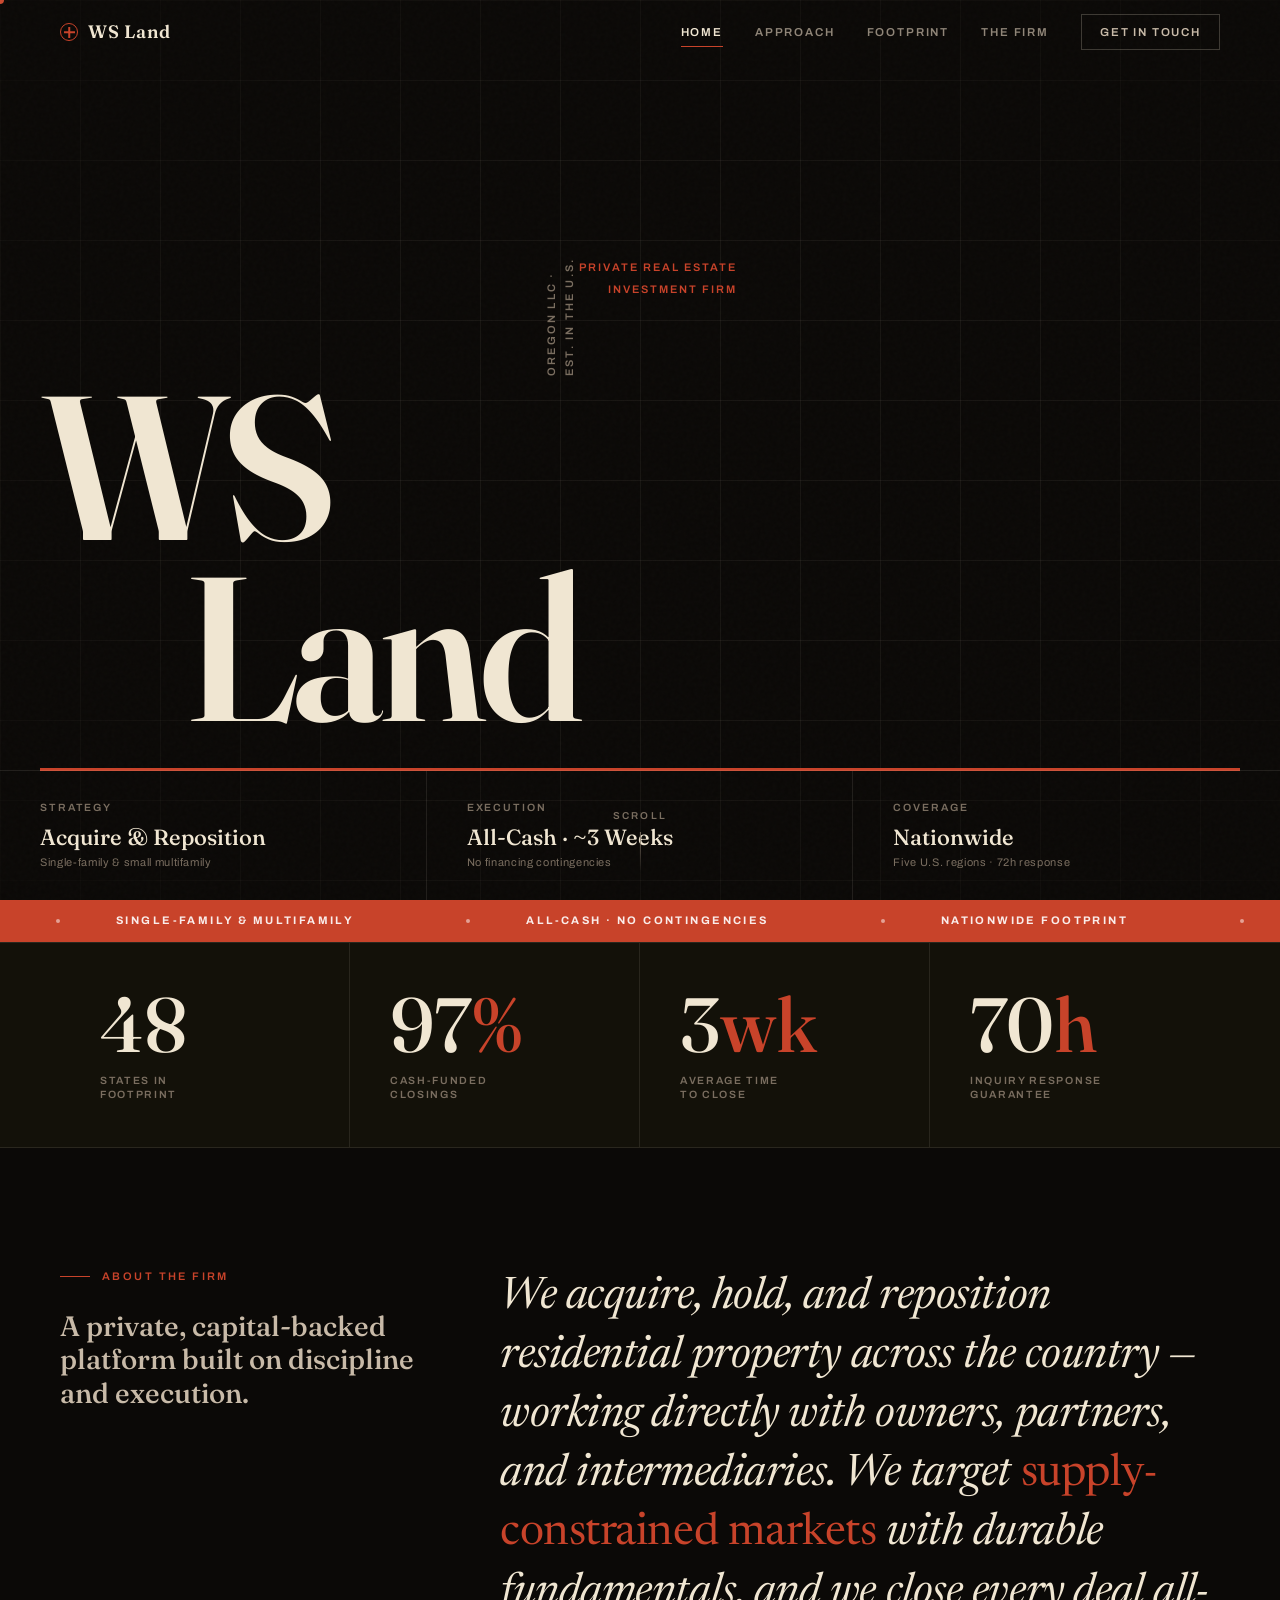
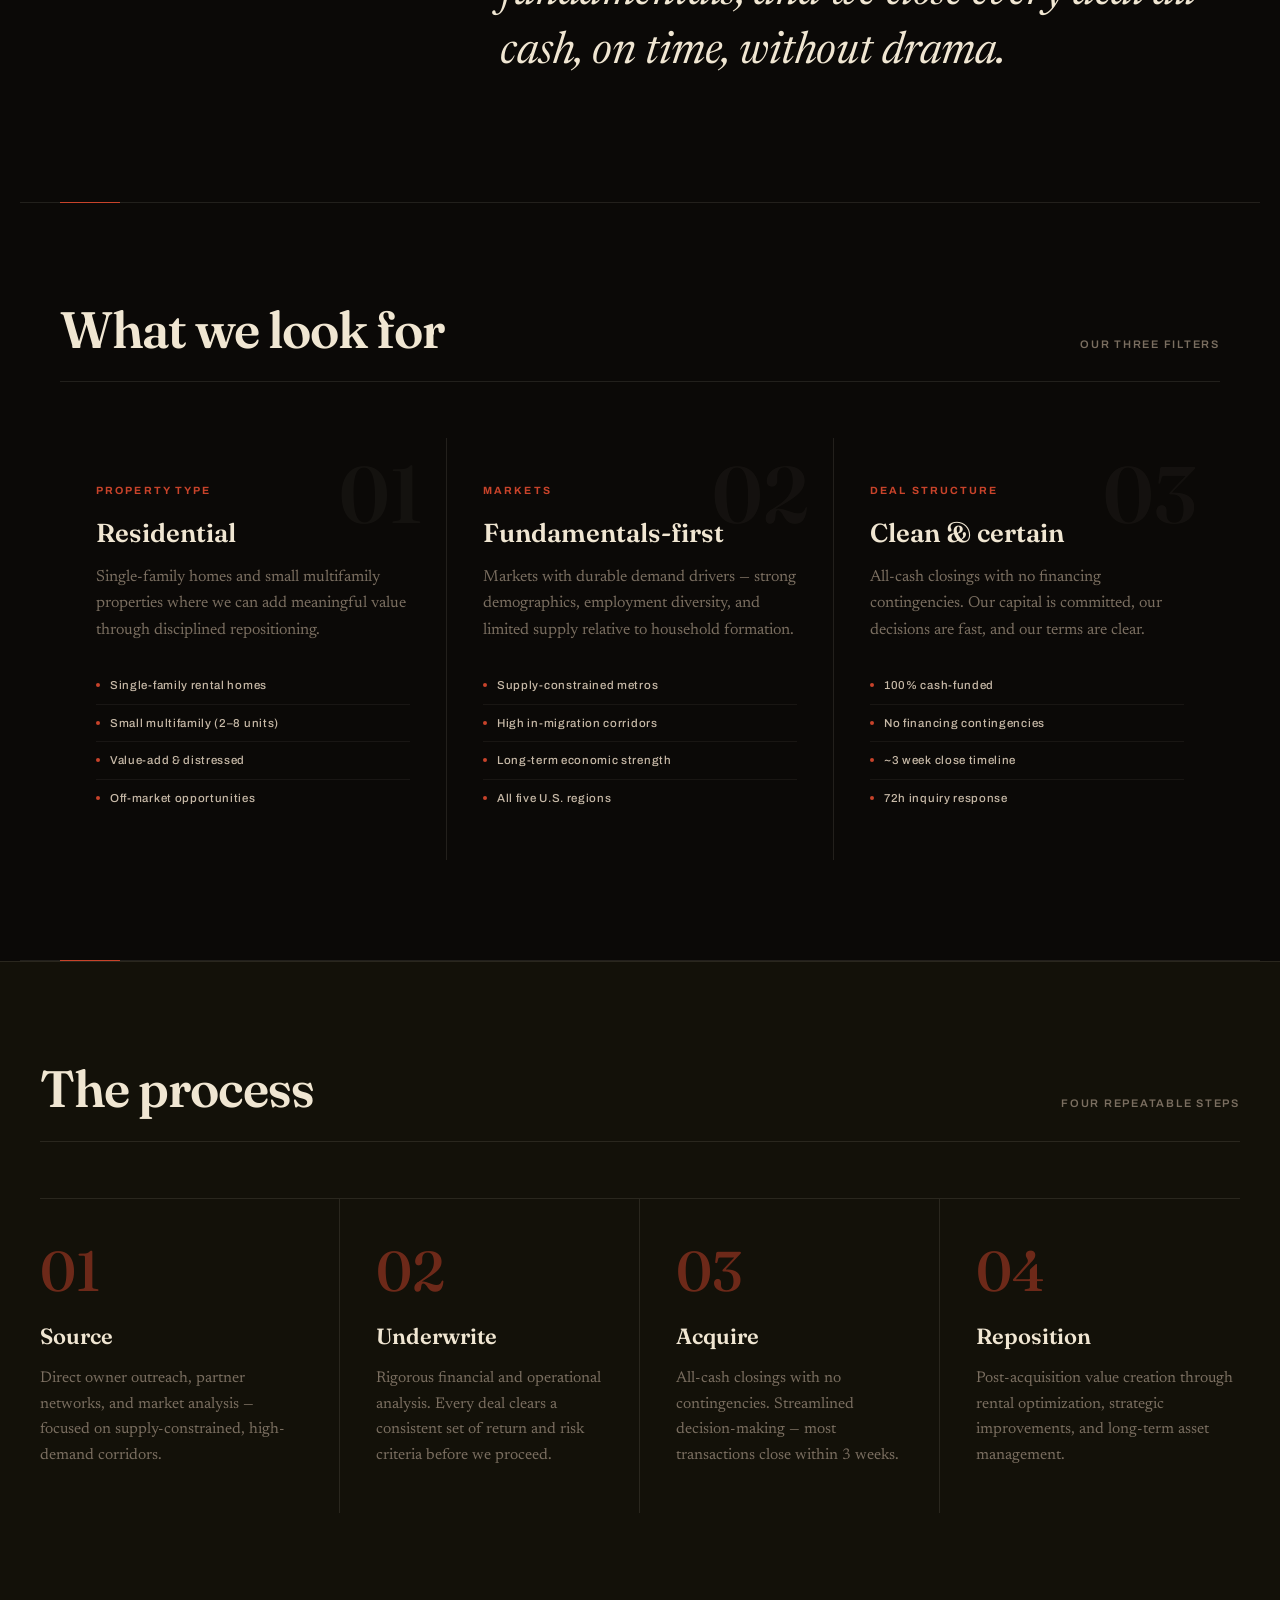
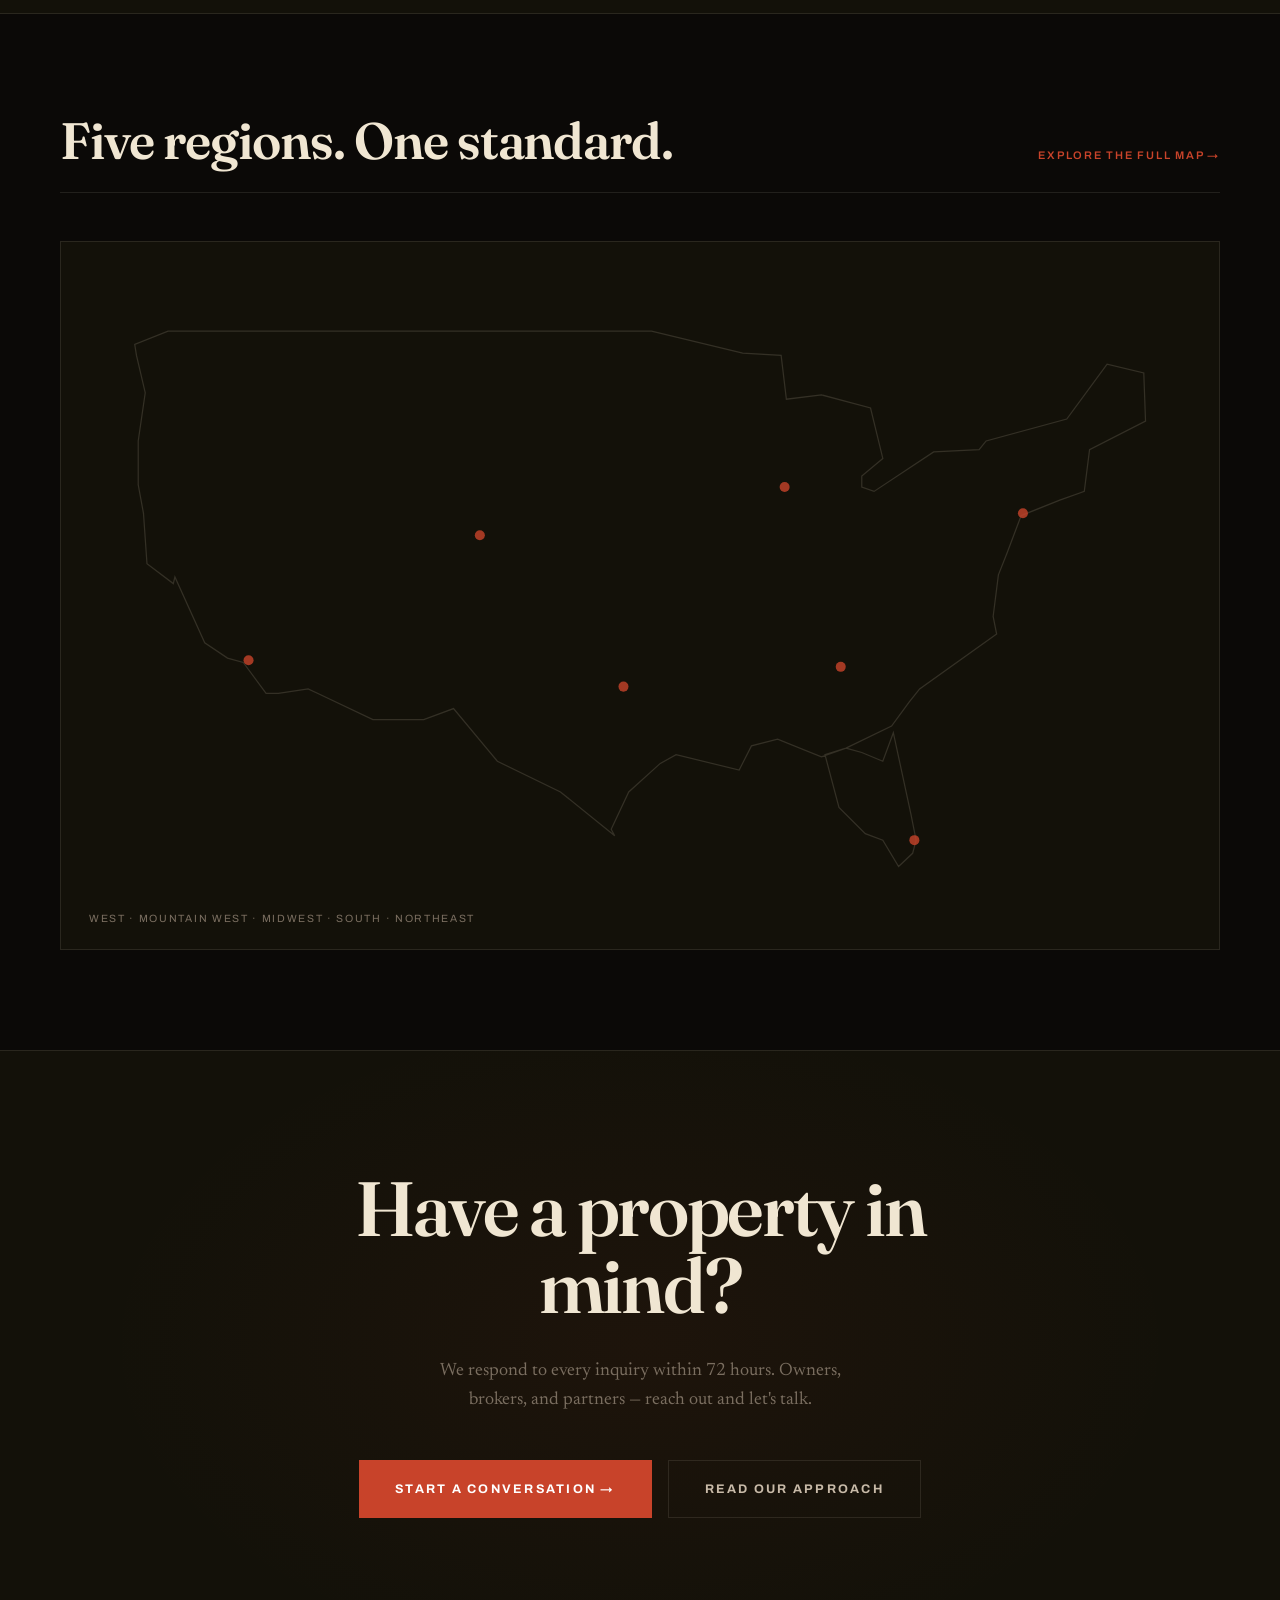
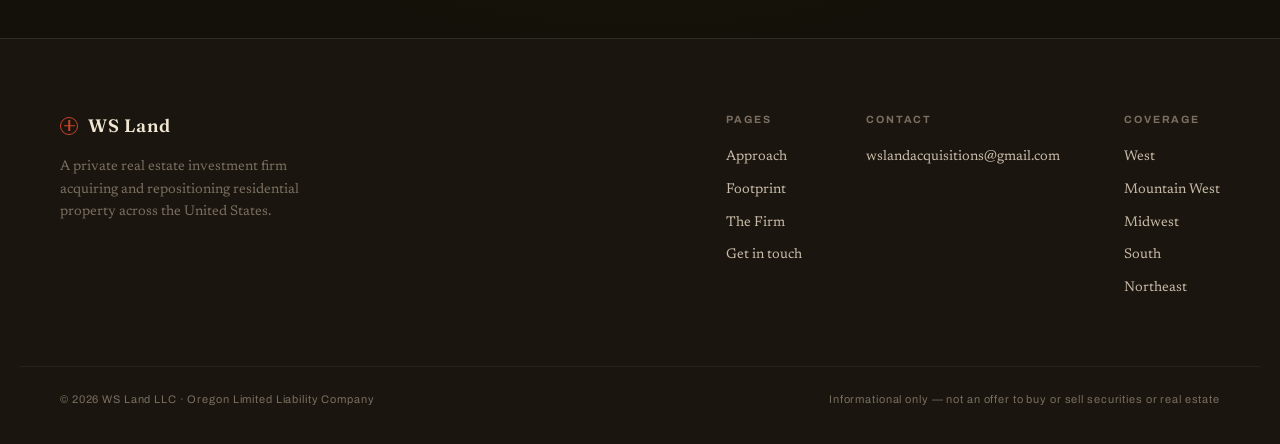
<file: index.html>
<!DOCTYPE html>
<html lang="en">
<head>
<meta charset="UTF-8">
<meta name="viewport" content="width=device-width, initial-scale=1.0">
<title>WS Land — Private Real Estate Investment</title>
<meta name="description" content="WS Land LLC is a private real estate investment firm acquiring and repositioning residential property across the United States. All-cash closings in ~3 weeks.">
<link rel="preconnect" href="https://fonts.googleapis.com">
<link rel="preconnect" href="https://fonts.gstatic.com" crossorigin>
<link href="https://fonts.googleapis.com/css2?family=Archivo:wght@400;500;600;700&family=Fraunces:opsz,wght@9..144,400;9..144,500;9..144,600;9..144,700&family=Newsreader:ital,opsz,wght@0,6..72,400;0,6..72,500;0,6..72,600;0,6..72,700;1,6..72,400;1,6..72,500&display=swap" rel="stylesheet">
<link rel="stylesheet" href="assets/style-v2.css">
</head>
<body>

<!-- NAV -->
<header class="nav scrolled">
  <div class="wrap nav-inner">
    <a href="index.html" class="brand"><span class="mk"></span>WS Land</a>
    <nav class="nav-links">
      <a href="index.html" class="active">Home</a>
      <a href="approach.html">Approach</a>
      <a href="footprint.html">Footprint</a>
      <a href="firm.html">The Firm</a>
      <a href="contact.html" class="nav-cta">Get in touch</a>
    </nav>
    <button class="burger" id="burger" aria-label="Toggle menu"><span></span><span></span><span></span></button>
  </div>
</header>
<div class="mobile-menu" id="mobileMenu">
  <a href="index.html">Home</a>
  <a href="approach.html">Approach</a>
  <a href="footprint.html">Footprint</a>
  <a href="firm.html">The Firm</a>
  <a href="contact.html">Get in touch</a>
</div>

<!-- HERO -->
<section class="hero">
  <div class="hero-eyebrow wrap">
    <span class="hero-eyebrow-left">Oregon LLC · Est. in the U.S.</span>
    <div class="hero-eyebrow-right">
      Private Real Estate<br>
      Investment Firm
    </div>
  </div>

  <div class="hero-title-wrap">
    <h1 class="hero-title">
      <span class="line"><span>WS</span></span>
      <span class="line line-2"><span>Land</span></span>
    </h1>
  </div>

  <div class="hero-rule wrap"></div>

  <div class="hero-bottom">
    <div class="hero-bottom-cell">
      <div class="hbc-label">Strategy</div>
      <div class="hbc-val">Acquire &amp; Reposition</div>
      <div class="hbc-desc">Single-family &amp; small multifamily</div>
    </div>
    <div class="hero-bottom-cell">
      <div class="hbc-label">Execution</div>
      <div class="hbc-val">All-Cash · ~3 Weeks</div>
      <div class="hbc-desc">No financing contingencies</div>
    </div>
    <div class="hero-bottom-cell">
      <div class="hbc-label">Coverage</div>
      <div class="hbc-val">Nationwide</div>
      <div class="hbc-desc">Five U.S. regions · 72h response</div>
    </div>
  </div>

  <div class="scroll-hint" aria-hidden="true">Scroll</div>
</section>

<!-- TICKER -->
<div class="ticker" aria-hidden="true">
  <div class="ticker-track">
    <span class="ticker-item"><span class="dot"></span>Single-family &amp; Multifamily</span>
    <span class="ticker-item"><span class="dot"></span>All-Cash · No Contingencies</span>
    <span class="ticker-item"><span class="dot"></span>Nationwide Footprint</span>
    <span class="ticker-item"><span class="dot"></span>~3 Weeks to Close</span>
    <span class="ticker-item"><span class="dot"></span>Value-Add Repositioning</span>
    <span class="ticker-item"><span class="dot"></span>72h Inquiry Response</span>
    <span class="ticker-item"><span class="dot"></span>West · Mountain West · Midwest · South · Northeast</span>
    <span class="ticker-item"><span class="dot"></span>Reliable Counterparty</span>
    <span class="ticker-item"><span class="dot"></span>Single-family &amp; Multifamily</span>
    <span class="ticker-item"><span class="dot"></span>All-Cash · No Contingencies</span>
    <span class="ticker-item"><span class="dot"></span>Nationwide Footprint</span>
    <span class="ticker-item"><span class="dot"></span>~3 Weeks to Close</span>
    <span class="ticker-item"><span class="dot"></span>Value-Add Repositioning</span>
    <span class="ticker-item"><span class="dot"></span>72h Inquiry Response</span>
    <span class="ticker-item"><span class="dot"></span>West · Mountain West · Midwest · South · Northeast</span>
    <span class="ticker-item"><span class="dot"></span>Reliable Counterparty</span>
  </div>
</div>

<!-- STATS -->
<section class="stats-bar">
  <div class="stats-inner wrap">
    <div class="stat-cell reveal">
      <div class="stat-n"><span class="dv" data-count="50">0</span></div>
      <div class="stat-label">States in<br>footprint</div>
    </div>
    <div class="stat-cell reveal reveal-delay-1">
      <div class="stat-n"><span class="dv" data-count="100" data-suffix="%">0</span></div>
      <div class="stat-label">Cash-funded<br>closings</div>
    </div>
    <div class="stat-cell reveal reveal-delay-2">
      <div class="stat-n"><span class="dv" data-count="3">0</span><span class="stat-sfx">wk</span></div>
      <div class="stat-label">Average time<br>to close</div>
    </div>
    <div class="stat-cell reveal reveal-delay-3">
      <div class="stat-n"><span class="dv" data-count="72" data-suffix="h">0</span></div>
      <div class="stat-label">Inquiry response<br>guarantee</div>
    </div>
  </div>
</section>

<!-- MANIFESTO -->
<section class="manifesto">
  <div class="manifesto-inner">
    <div class="manifesto-side reveal">
      <div class="manifesto-tag">About the firm</div>
      <h3>A private, capital-backed platform built on discipline and execution.</h3>
    </div>
    <p class="manifesto-text reveal reveal-delay-1">
      We acquire, hold, and reposition residential property across the country — working directly with owners, partners, and intermediaries. We target <em>supply-constrained markets</em> with durable fundamentals, and we close every deal all-cash, on time, without drama.
    </p>
  </div>
</section>

<div class="divider"></div>

<!-- INVESTMENT CRITERIA -->
<section class="criteria-section">
  <div class="section-head reveal">
    <h2>What we look for</h2>
    <span class="sh-note">Our three filters</span>
  </div>
  <div class="criteria-grid">
    <div class="crit-card reveal">
      <div class="crit-n">01</div>
      <div class="crit-tag">Property type</div>
      <h3>Residential</h3>
      <p>Single-family homes and small multifamily properties where we can add meaningful value through disciplined repositioning.</p>
      <ul class="crit-list">
        <li>Single-family rental homes</li>
        <li>Small multifamily (2–8 units)</li>
        <li>Value-add &amp; distressed</li>
        <li>Off-market opportunities</li>
      </ul>
    </div>
    <div class="crit-card reveal reveal-delay-1">
      <div class="crit-n">02</div>
      <div class="crit-tag">Markets</div>
      <h3>Fundamentals-first</h3>
      <p>Markets with durable demand drivers — strong demographics, employment diversity, and limited supply relative to household formation.</p>
      <ul class="crit-list">
        <li>Supply-constrained metros</li>
        <li>High in-migration corridors</li>
        <li>Long-term economic strength</li>
        <li>All five U.S. regions</li>
      </ul>
    </div>
    <div class="crit-card reveal reveal-delay-2">
      <div class="crit-n">03</div>
      <div class="crit-tag">Deal structure</div>
      <h3>Clean &amp; certain</h3>
      <p>All-cash closings with no financing contingencies. Our capital is committed, our decisions are fast, and our terms are clear.</p>
      <ul class="crit-list">
        <li>100% cash-funded</li>
        <li>No financing contingencies</li>
        <li>~3 week close timeline</li>
        <li>72h inquiry response</li>
      </ul>
    </div>
  </div>
</section>

<div class="divider"></div>

<!-- PROCESS -->
<section class="process-section">
  <div class="process-inner">
    <div class="section-head reveal">
      <h2>The process</h2>
      <span class="sh-note">Four repeatable steps</span>
    </div>
    <div class="process-steps">
      <div class="step reveal">
        <div class="step-n">01</div>
        <h3>Source</h3>
        <p>Direct owner outreach, partner networks, and market analysis — focused on supply-constrained, high-demand corridors.</p>
      </div>
      <div class="step reveal reveal-delay-1">
        <div class="step-n">02</div>
        <h3>Underwrite</h3>
        <p>Rigorous financial and operational analysis. Every deal clears a consistent set of return and risk criteria before we proceed.</p>
      </div>
      <div class="step reveal reveal-delay-2">
        <div class="step-n">03</div>
        <h3>Acquire</h3>
        <p>All-cash closings with no contingencies. Streamlined decision-making — most transactions close within 3 weeks.</p>
      </div>
      <div class="step reveal reveal-delay-3">
        <div class="step-n">04</div>
        <h3>Reposition</h3>
        <p>Post-acquisition value creation through rental optimization, strategic improvements, and long-term asset management.</p>
      </div>
    </div>
  </div>
</section>

<!-- MAP TEASER -->
<section class="map-section">
  <div class="section-head reveal" style="margin-bottom:48px">
    <h2>Five regions. One standard.</h2>
    <a href="footprint.html" class="sh-note" style="color:var(--accent);cursor:pointer">Explore the full map →</a>
  </div>
  <div style="border:1px solid var(--line);background:var(--bg-2);padding:28px;position:relative">
    <svg id="mapTeaser" viewBox="0 0 880 520" preserveAspectRatio="xMidYMid meet" aria-label="US map showing investment locations" style="width:100%;height:auto"></svg>
    <div style="position:absolute;bottom:22px;left:28px;font-family:var(--grot);font-size:10.5px;letter-spacing:.16em;text-transform:uppercase;color:var(--ink-3)">
      West · Mountain West · Midwest · South · Northeast
    </div>
  </div>
</section>

<!-- CTA -->
<section class="cta-section">
  <h2 class="reveal">Have a property in mind?</h2>
  <p class="reveal reveal-delay-1">We respond to every inquiry within 72 hours. Owners, brokers, and partners — reach out and let's talk.</p>
  <div class="cta-btns reveal reveal-delay-2">
    <a href="contact.html" class="btn-primary">Start a conversation →</a>
    <a href="approach.html" class="btn-outline">Read our approach</a>
  </div>
</section>

<!-- FOOTER -->
<footer>
  <div class="foot-top">
    <div class="foot-brand">
      <a href="index.html" class="brand"><span class="mk"></span>WS Land</a>
      <p>A private real estate investment firm acquiring and repositioning residential property across the United States.</p>
    </div>
    <div class="foot-cols">
      <div class="foot-col">
        <h5>Pages</h5>
        <a href="approach.html">Approach</a>
        <a href="footprint.html">Footprint</a>
        <a href="firm.html">The Firm</a>
        <a href="contact.html">Get in touch</a>
      </div>
      <div class="foot-col">
        <h5>Contact</h5>
        <a href="mailto:wslandacquisitions@gmail.com">wslandacquisitions@gmail.com</a>
      </div>
      <div class="foot-col">
        <h5>Coverage</h5>
        <a href="footprint.html">West</a>
        <a href="footprint.html">Mountain West</a>
        <a href="footprint.html">Midwest</a>
        <a href="footprint.html">South</a>
        <a href="footprint.html">Northeast</a>
      </div>
    </div>
  </div>
  <div class="foot-bottom">
    <span>© <span id="yr"></span> WS Land LLC · Oregon Limited Liability Company</span>
    <span>Informational only — not an offer to buy or sell securities or real estate</span>
  </div>
</footer>

<script src="assets/app-v2.js"></script>
</body>
</html>
</file>
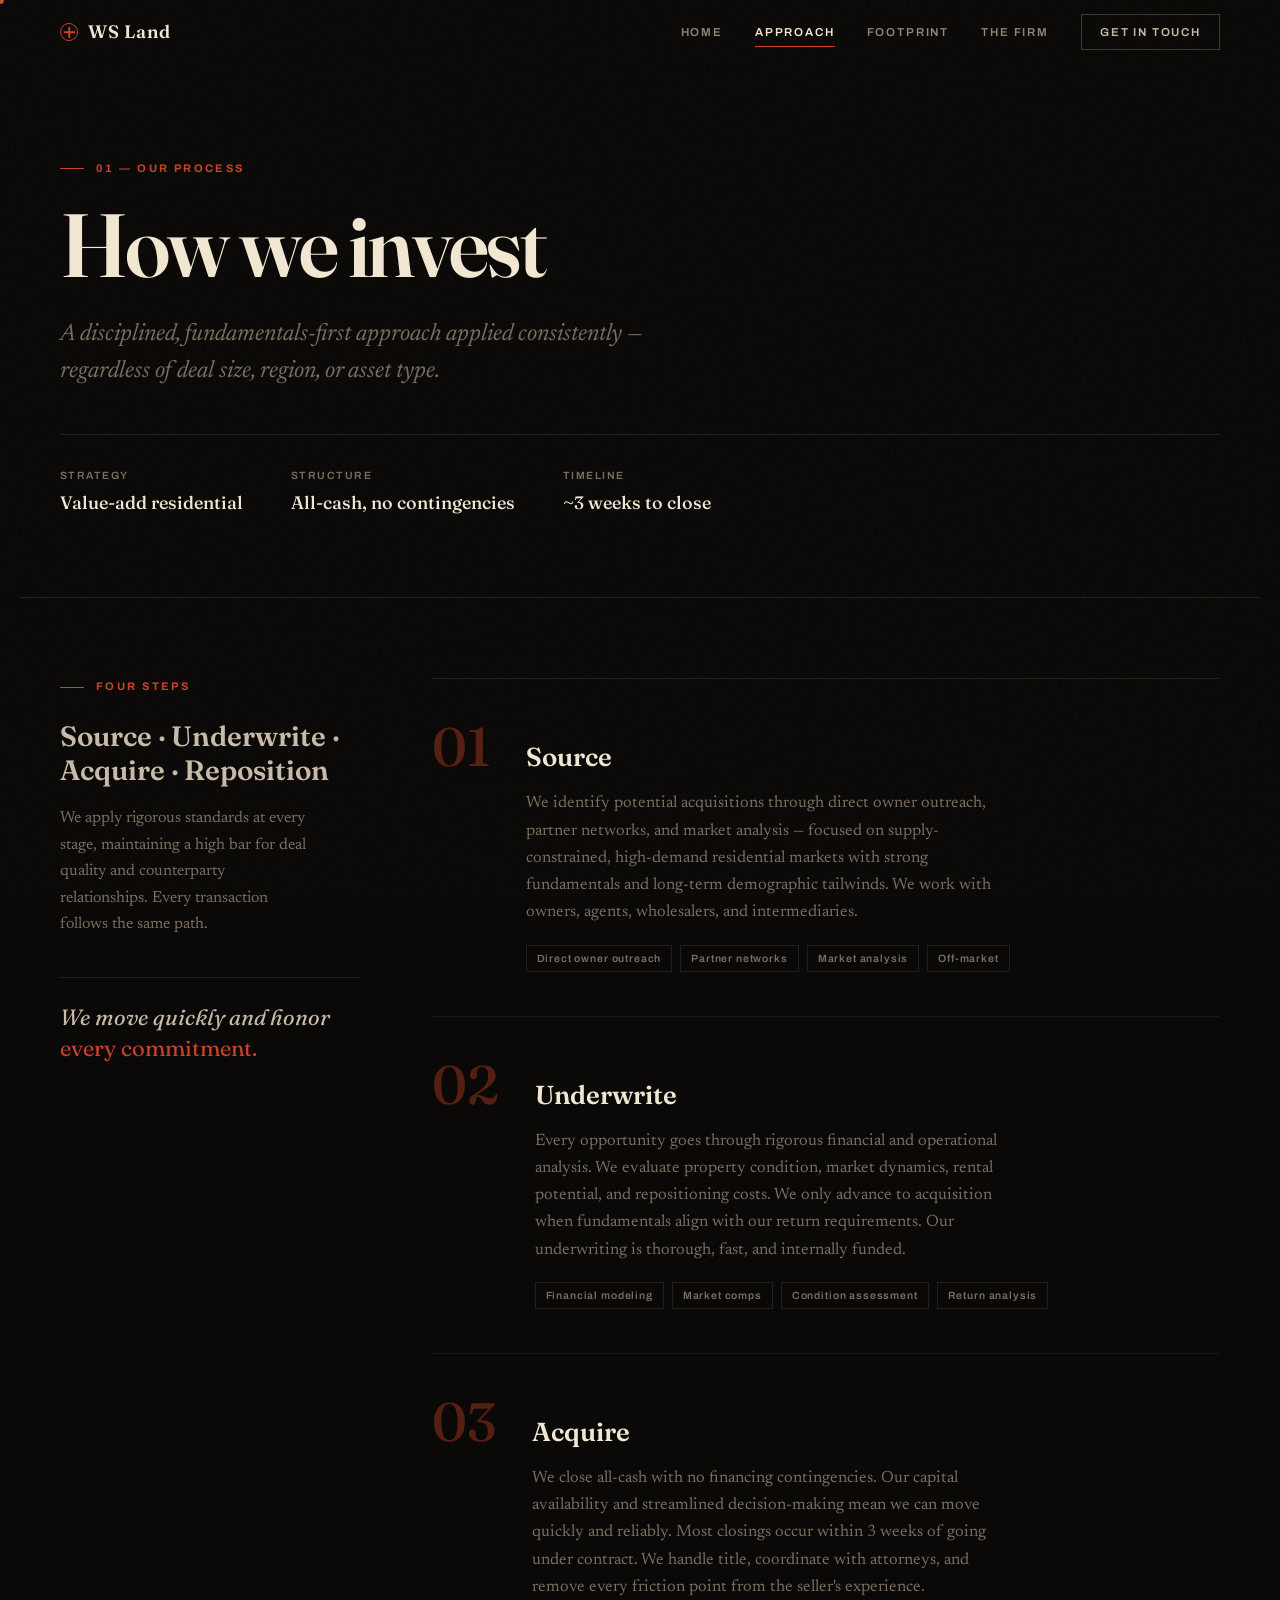
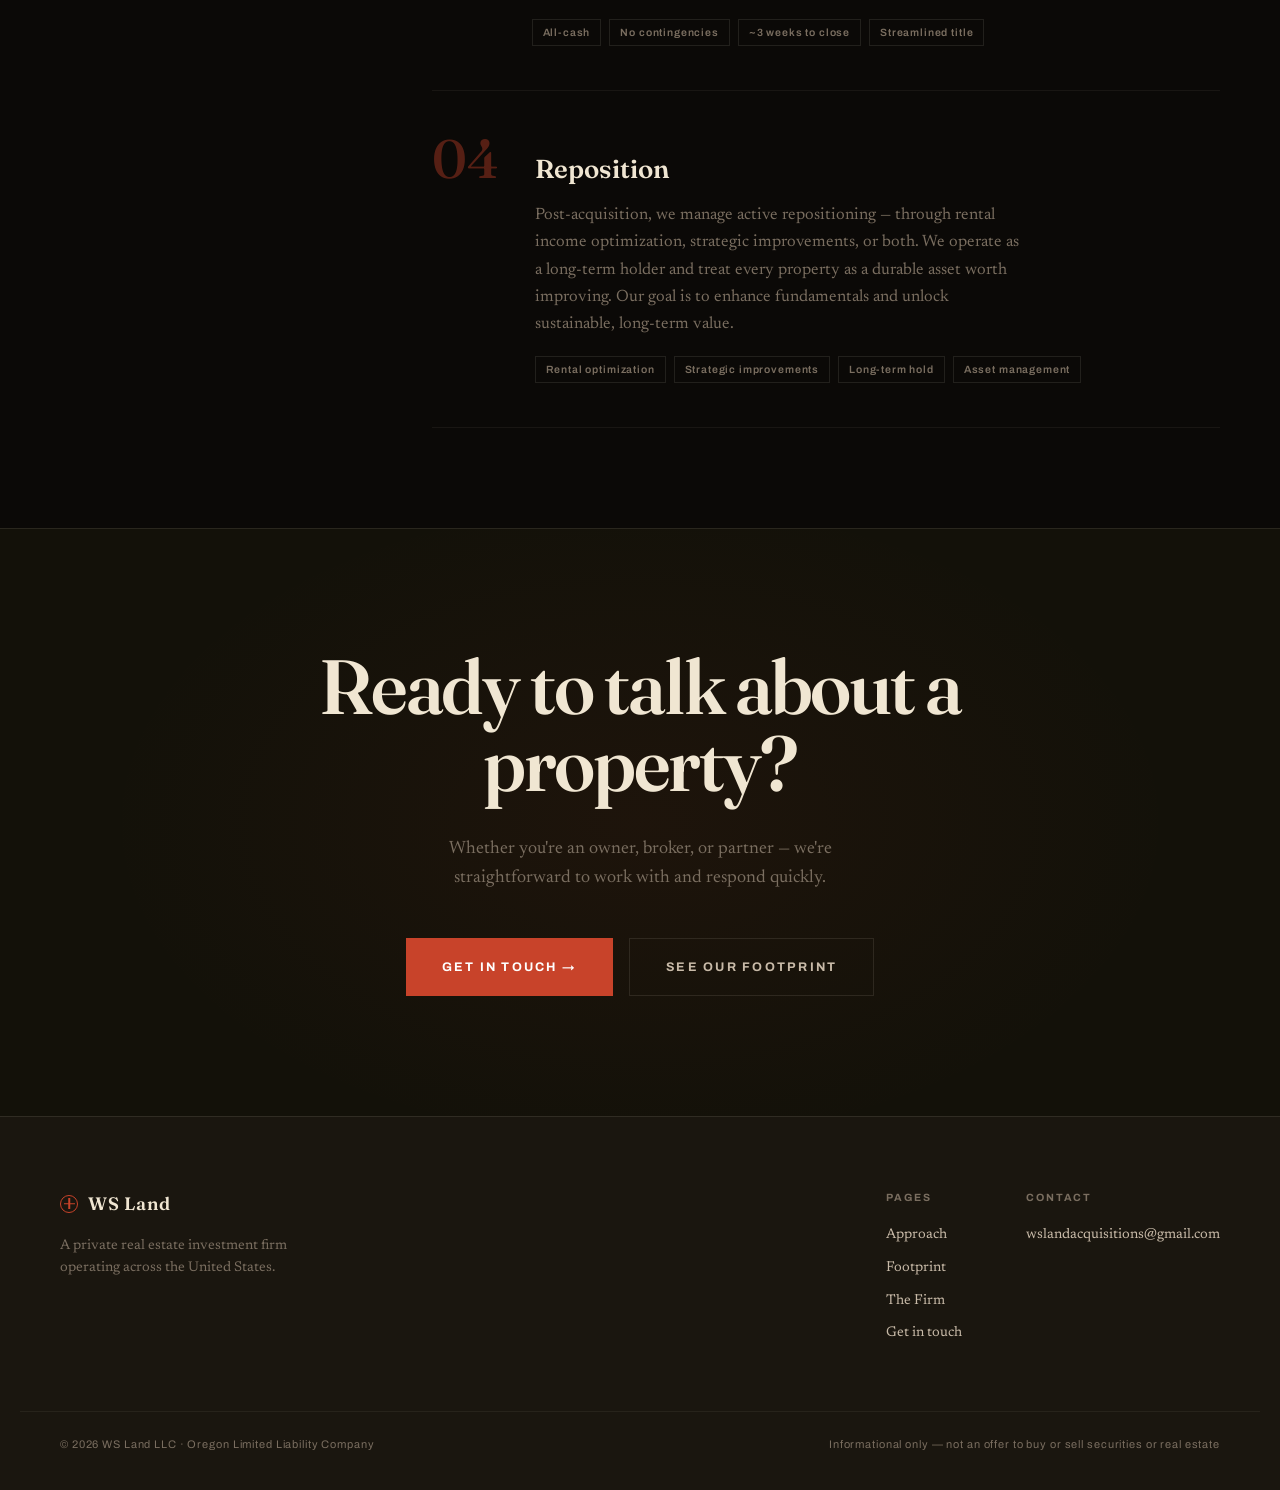
<file: approach.html>
<!DOCTYPE html>
<html lang="en">
<head>
<meta charset="UTF-8">
<meta name="viewport" content="width=device-width, initial-scale=1.0">
<title>Approach — WS Land</title>
<meta name="description" content="Our investment approach: source, underwrite, acquire, reposition. A disciplined, fundamentals-first process applied to every deal.">
<link rel="preconnect" href="https://fonts.googleapis.com">
<link rel="preconnect" href="https://fonts.gstatic.com" crossorigin>
<link href="https://fonts.googleapis.com/css2?family=Archivo:wght@400;500;600;700&family=Fraunces:opsz,wght@9..144,400;9..144,500;9..144,600;9..144,700&family=Newsreader:ital,opsz,wght@0,6..72,400;0,6..72,500;0,6..72,600;0,6..72,700;1,6..72,400;1,6..72,500&display=swap" rel="stylesheet">
<link rel="stylesheet" href="assets/style-v2.css">
</head>
<body>

<header class="nav scrolled">
  <div class="wrap nav-inner">
    <a href="index.html" class="brand"><span class="mk"></span>WS Land</a>
    <nav class="nav-links">
      <a href="index.html">Home</a>
      <a href="approach.html" class="active">Approach</a>
      <a href="footprint.html">Footprint</a>
      <a href="firm.html">The Firm</a>
      <a href="contact.html" class="nav-cta">Get in touch</a>
    </nav>
    <button class="burger" id="burger" aria-label="Toggle menu"><span></span><span></span><span></span></button>
  </div>
</header>
<div class="mobile-menu" id="mobileMenu">
  <a href="index.html">Home</a>
  <a href="approach.html">Approach</a>
  <a href="footprint.html">Footprint</a>
  <a href="firm.html">The Firm</a>
  <a href="contact.html">Get in touch</a>
</div>

<section class="page-hero wrap">
  <div class="page-kicker">01 — Our process</div>
  <h1>How we invest</h1>
  <p class="dek">A disciplined, fundamentals-first approach applied consistently — regardless of deal size, region, or asset type.</p>
  <div class="page-meta">
    <div class="page-meta-item">Strategy<span>Value-add residential</span></div>
    <div class="page-meta-item">Structure<span>All-cash, no contingencies</span></div>
    <div class="page-meta-item">Timeline<span>~3 weeks to close</span></div>
  </div>
</section>

<div class="approach-layout">
  <aside class="approach-rail reveal">
    <div class="page-kicker">Four steps</div>
    <h2>Source · Underwrite · Acquire · Reposition</h2>
    <p>We apply rigorous standards at every stage, maintaining a high bar for deal quality and counterparty relationships. Every transaction follows the same path.</p>
    <div class="rail-quote">
      We move quickly and honor <em>every commitment.</em>
    </div>
  </aside>

  <div class="steps-list">
    <div class="step-item reveal">
      <span class="step-num">01</span>
      <div>
        <h3>Source</h3>
        <p>We identify potential acquisitions through direct owner outreach, partner networks, and market analysis — focused on supply-constrained, high-demand residential markets with strong fundamentals and long-term demographic tailwinds. We work with owners, agents, wholesalers, and intermediaries.</p>
        <div class="step-tags">
          <span class="step-tag">Direct owner outreach</span>
          <span class="step-tag">Partner networks</span>
          <span class="step-tag">Market analysis</span>
          <span class="step-tag">Off-market</span>
        </div>
      </div>
    </div>
    <div class="step-item reveal">
      <span class="step-num">02</span>
      <div>
        <h3>Underwrite</h3>
        <p>Every opportunity goes through rigorous financial and operational analysis. We evaluate property condition, market dynamics, rental potential, and repositioning costs. We only advance to acquisition when fundamentals align with our return requirements. Our underwriting is thorough, fast, and internally funded.</p>
        <div class="step-tags">
          <span class="step-tag">Financial modeling</span>
          <span class="step-tag">Market comps</span>
          <span class="step-tag">Condition assessment</span>
          <span class="step-tag">Return analysis</span>
        </div>
      </div>
    </div>
    <div class="step-item reveal">
      <span class="step-num">03</span>
      <div>
        <h3>Acquire</h3>
        <p>We close all-cash with no financing contingencies. Our capital availability and streamlined decision-making mean we can move quickly and reliably. Most closings occur within 3 weeks of going under contract. We handle title, coordinate with attorneys, and remove every friction point from the seller's experience.</p>
        <div class="step-tags">
          <span class="step-tag">All-cash</span>
          <span class="step-tag">No contingencies</span>
          <span class="step-tag">~3 weeks to close</span>
          <span class="step-tag">Streamlined title</span>
        </div>
      </div>
    </div>
    <div class="step-item reveal">
      <span class="step-num">04</span>
      <div>
        <h3>Reposition</h3>
        <p>Post-acquisition, we manage active repositioning — through rental income optimization, strategic improvements, or both. We operate as a long-term holder and treat every property as a durable asset worth improving. Our goal is to enhance fundamentals and unlock sustainable, long-term value.</p>
        <div class="step-tags">
          <span class="step-tag">Rental optimization</span>
          <span class="step-tag">Strategic improvements</span>
          <span class="step-tag">Long-term hold</span>
          <span class="step-tag">Asset management</span>
        </div>
      </div>
    </div>
  </div>
</div>

<section class="cta-section">
  <h2 class="reveal">Ready to talk about a property?</h2>
  <p class="reveal reveal-delay-1">Whether you're an owner, broker, or partner — we're straightforward to work with and respond quickly.</p>
  <div class="cta-btns reveal reveal-delay-2">
    <a href="contact.html" class="btn-primary">Get in touch →</a>
    <a href="footprint.html" class="btn-outline">See our footprint</a>
  </div>
</section>

<footer>
  <div class="foot-top">
    <div class="foot-brand">
      <a href="index.html" class="brand"><span class="mk"></span>WS Land</a>
      <p>A private real estate investment firm operating across the United States.</p>
    </div>
    <div class="foot-cols">
      <div class="foot-col">
        <h5>Pages</h5>
        <a href="approach.html">Approach</a>
        <a href="footprint.html">Footprint</a>
        <a href="firm.html">The Firm</a>
        <a href="contact.html">Get in touch</a>
      </div>
      <div class="foot-col">
        <h5>Contact</h5>
        <a href="mailto:wslandacquisitions@gmail.com">wslandacquisitions@gmail.com</a>
      </div>
    </div>
  </div>
  <div class="foot-bottom">
    <span>© <span id="yr"></span> WS Land LLC · Oregon Limited Liability Company</span>
    <span>Informational only — not an offer to buy or sell securities or real estate</span>
  </div>
</footer>

<script src="assets/app-v2.js"></script>
</body>
</html>
</file>
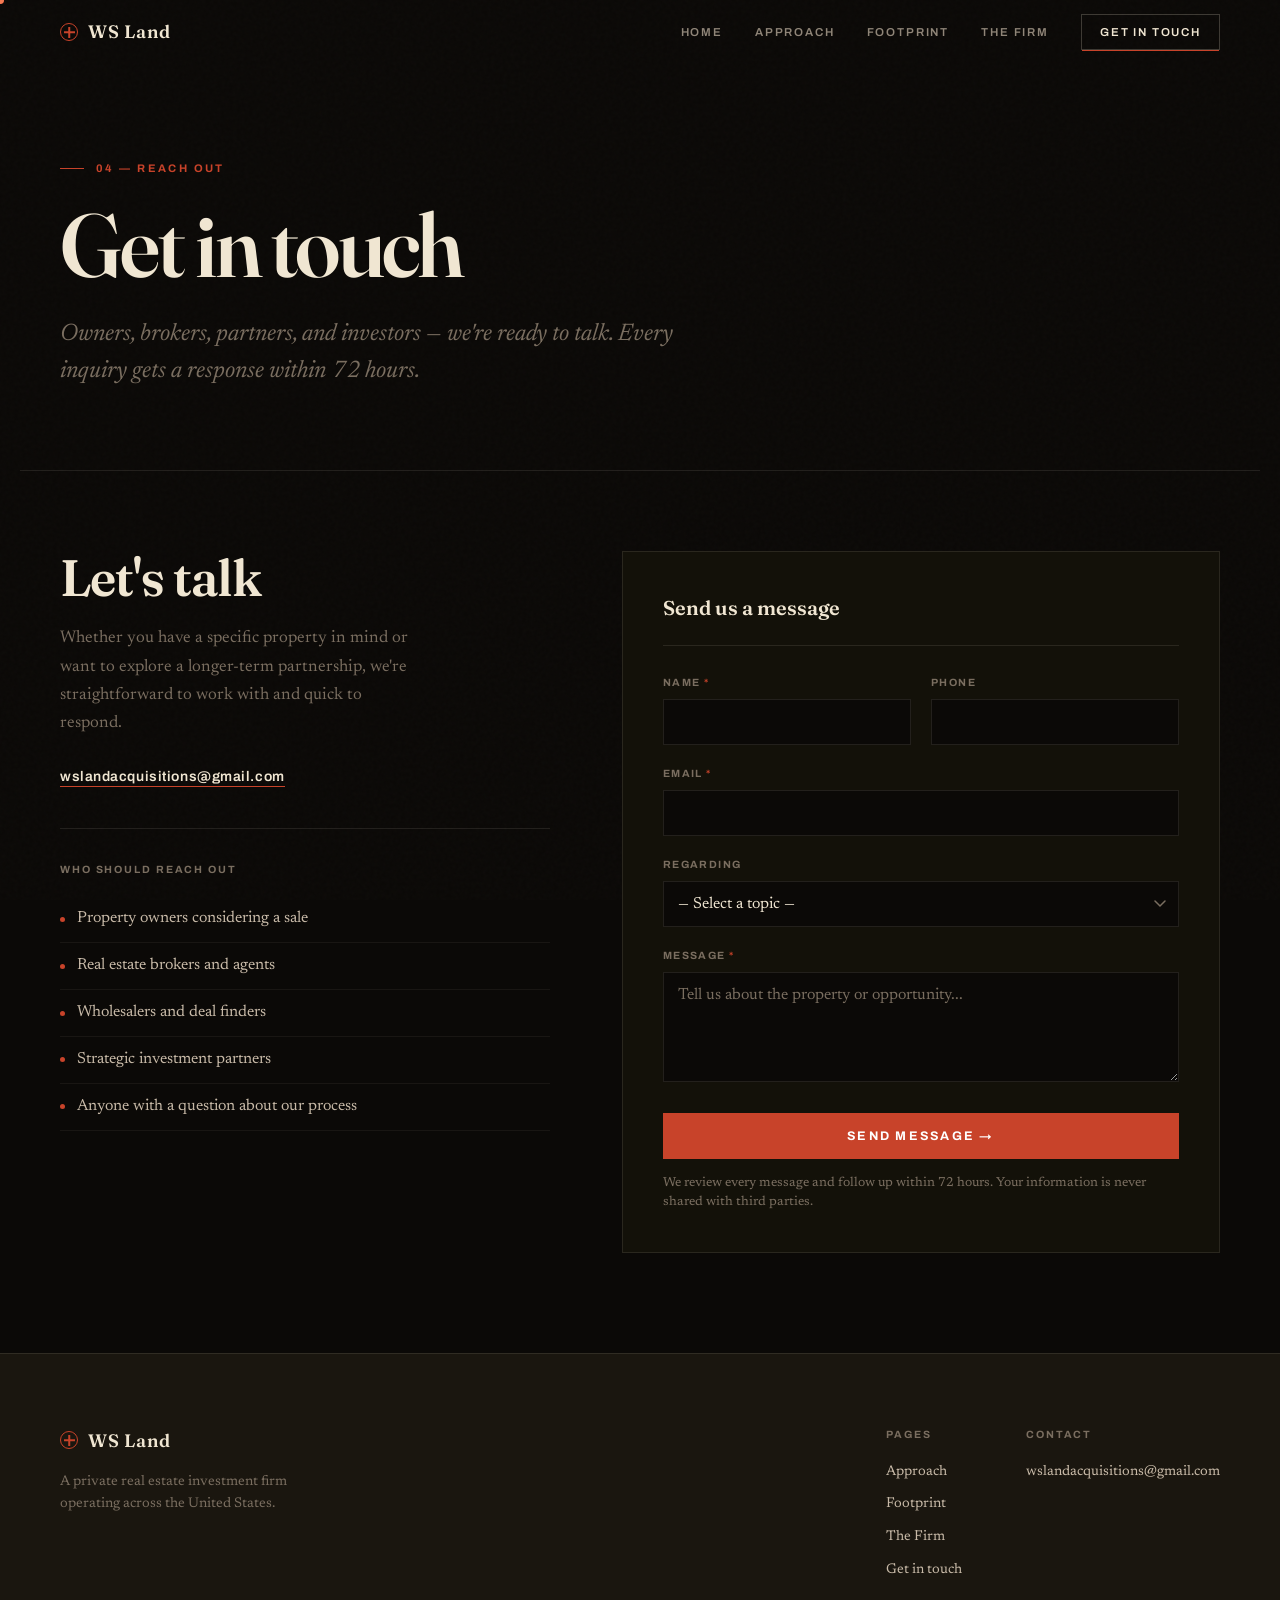
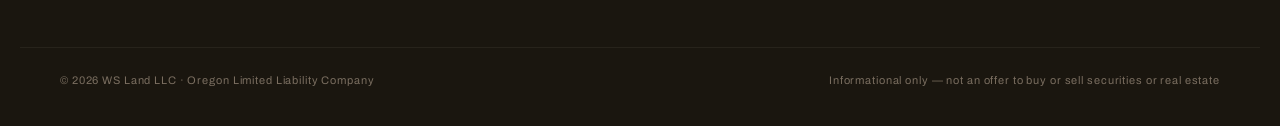
<file: contact.html>
<!DOCTYPE html>
<html lang="en">
<head>
<meta charset="UTF-8">
<meta name="viewport" content="width=device-width, initial-scale=1.0">
<title>Contact — WS Land</title>
<meta name="description" content="Get in touch with WS Land. Owners, brokers, and investors — we respond to every inquiry within 72 hours.">
<link rel="preconnect" href="https://fonts.googleapis.com">
<link rel="preconnect" href="https://fonts.gstatic.com" crossorigin>
<link href="https://fonts.googleapis.com/css2?family=Archivo:wght@400;500;600;700&family=Fraunces:opsz,wght@9..144,400;9..144,500;9..144,600;9..144,700&family=Newsreader:ital,opsz,wght@0,6..72,400;0,6..72,500;0,6..72,600;0,6..72,700;1,6..72,400;1,6..72,500&display=swap" rel="stylesheet">
<link rel="stylesheet" href="assets/style-v2.css">
</head>
<body>

<div class="cursor" id="cursor"></div>

<header class="nav scrolled">
  <div class="wrap nav-inner">
    <a href="index.html" class="brand"><span class="mk"></span>WS Land</a>
    <nav class="nav-links">
      <a href="index.html">Home</a>
      <a href="approach.html">Approach</a>
      <a href="footprint.html">Footprint</a>
      <a href="firm.html">The Firm</a>
      <a href="contact.html" class="nav-cta active">Get in touch</a>
    </nav>
    <button class="burger" id="burger" aria-label="Toggle menu"><span></span><span></span><span></span></button>
  </div>
</header>
<div class="mobile-menu" id="mobileMenu">
  <a href="index.html">Home</a>
  <a href="approach.html">Approach</a>
  <a href="footprint.html">Footprint</a>
  <a href="firm.html">The Firm</a>
  <a href="contact.html">Get in touch</a>
</div>

<section class="page-hero wrap">
  <div class="page-kicker">04 — Reach Out</div>
  <h1>Get in touch</h1>
  <p class="dek">Owners, brokers, partners, and investors — we're ready to talk. Every inquiry gets a response within 72 hours.</p>
</section>

<div class="contact-layout">
  <div class="contact-lead reveal">
    <h2>Let's talk</h2>
    <p>Whether you have a specific property in mind or want to explore a longer-term partnership, we're straightforward to work with and quick to respond.</p>
    <div class="contact-email">
      <a href="mailto:wslandacquisitions@gmail.com">wslandacquisitions@gmail.com</a>
    </div>
    <div class="contact-who">
      <h4>Who should reach out</h4>
      <ul>
        <li>Property owners considering a sale</li>
        <li>Real estate brokers and agents</li>
        <li>Wholesalers and deal finders</li>
        <li>Strategic investment partners</li>
        <li>Anyone with a question about our process</li>
      </ul>
    </div>
  </div>

  <div class="reveal reveal-delay-1">
    <form id="propForm" class="form-card">
      <div class="form-title">Send us a message</div>
      <div class="field-row">
        <div class="field">
          <label for="name">Name <span style="color:var(--accent)">*</span></label>
          <input type="text" id="name" name="name" autocomplete="name" required>
          <span class="msg">Required</span>
        </div>
        <div class="field">
          <label for="phone">Phone</label>
          <input type="tel" id="phone" name="phone" autocomplete="tel">
        </div>
      </div>
      <div class="field">
        <label for="email">Email <span style="color:var(--accent)">*</span></label>
        <input type="email" id="email" name="email" autocomplete="email" required>
        <span class="msg">Valid email required</span>
      </div>
      <div class="field">
        <label for="reason">Regarding</label>
        <select id="reason" name="reason">
          <option value="">— Select a topic —</option>
          <option>Property inquiry</option>
          <option>Partnership opportunity</option>
          <option>Broker / agent introduction</option>
          <option>Other</option>
        </select>
      </div>
      <div class="field">
        <label for="message">Message <span style="color:var(--accent)">*</span></label>
        <textarea id="message" name="message" placeholder="Tell us about the property or opportunity..." required></textarea>
        <span class="msg">Required</span>
      </div>
      <button type="submit" class="form-submit">Send Message →</button>
      <p class="form-note">We review every message and follow up within 72 hours. Your information is never shared with third parties.</p>
    </form>
    <div id="formSuccess" class="form-success">
      <div class="chk">
        <svg width="20" height="20" viewBox="0 0 20 20" fill="none" aria-hidden="true"><path d="M4 10l4 4 8-8" stroke="currentColor" stroke-width="1.5" stroke-linecap="round" stroke-linejoin="round"/></svg>
      </div>
      <h3>Thanks for reaching out</h3>
      <p>We'll review your message and be in touch within 72 hours.</p>
    </div>
  </div>
</div>

<footer>
  <div class="foot-top">
    <div class="foot-brand">
      <a href="index.html" class="brand"><span class="mk"></span>WS Land</a>
      <p>A private real estate investment firm operating across the United States.</p>
    </div>
    <div class="foot-cols">
      <div class="foot-col">
        <h5>Pages</h5>
        <a href="approach.html">Approach</a>
        <a href="footprint.html">Footprint</a>
        <a href="firm.html">The Firm</a>
        <a href="contact.html">Get in touch</a>
      </div>
      <div class="foot-col">
        <h5>Contact</h5>
        <a href="mailto:wslandacquisitions@gmail.com">wslandacquisitions@gmail.com</a>
      </div>
    </div>
  </div>
  <div class="foot-bottom">
    <span>© <span id="yr"></span> WS Land LLC · Oregon Limited Liability Company</span>
    <span>Informational only — not an offer to buy or sell securities or real estate</span>
  </div>
</footer>

<script src="assets/app-v2.js"></script>
</body>
</html>
</file>
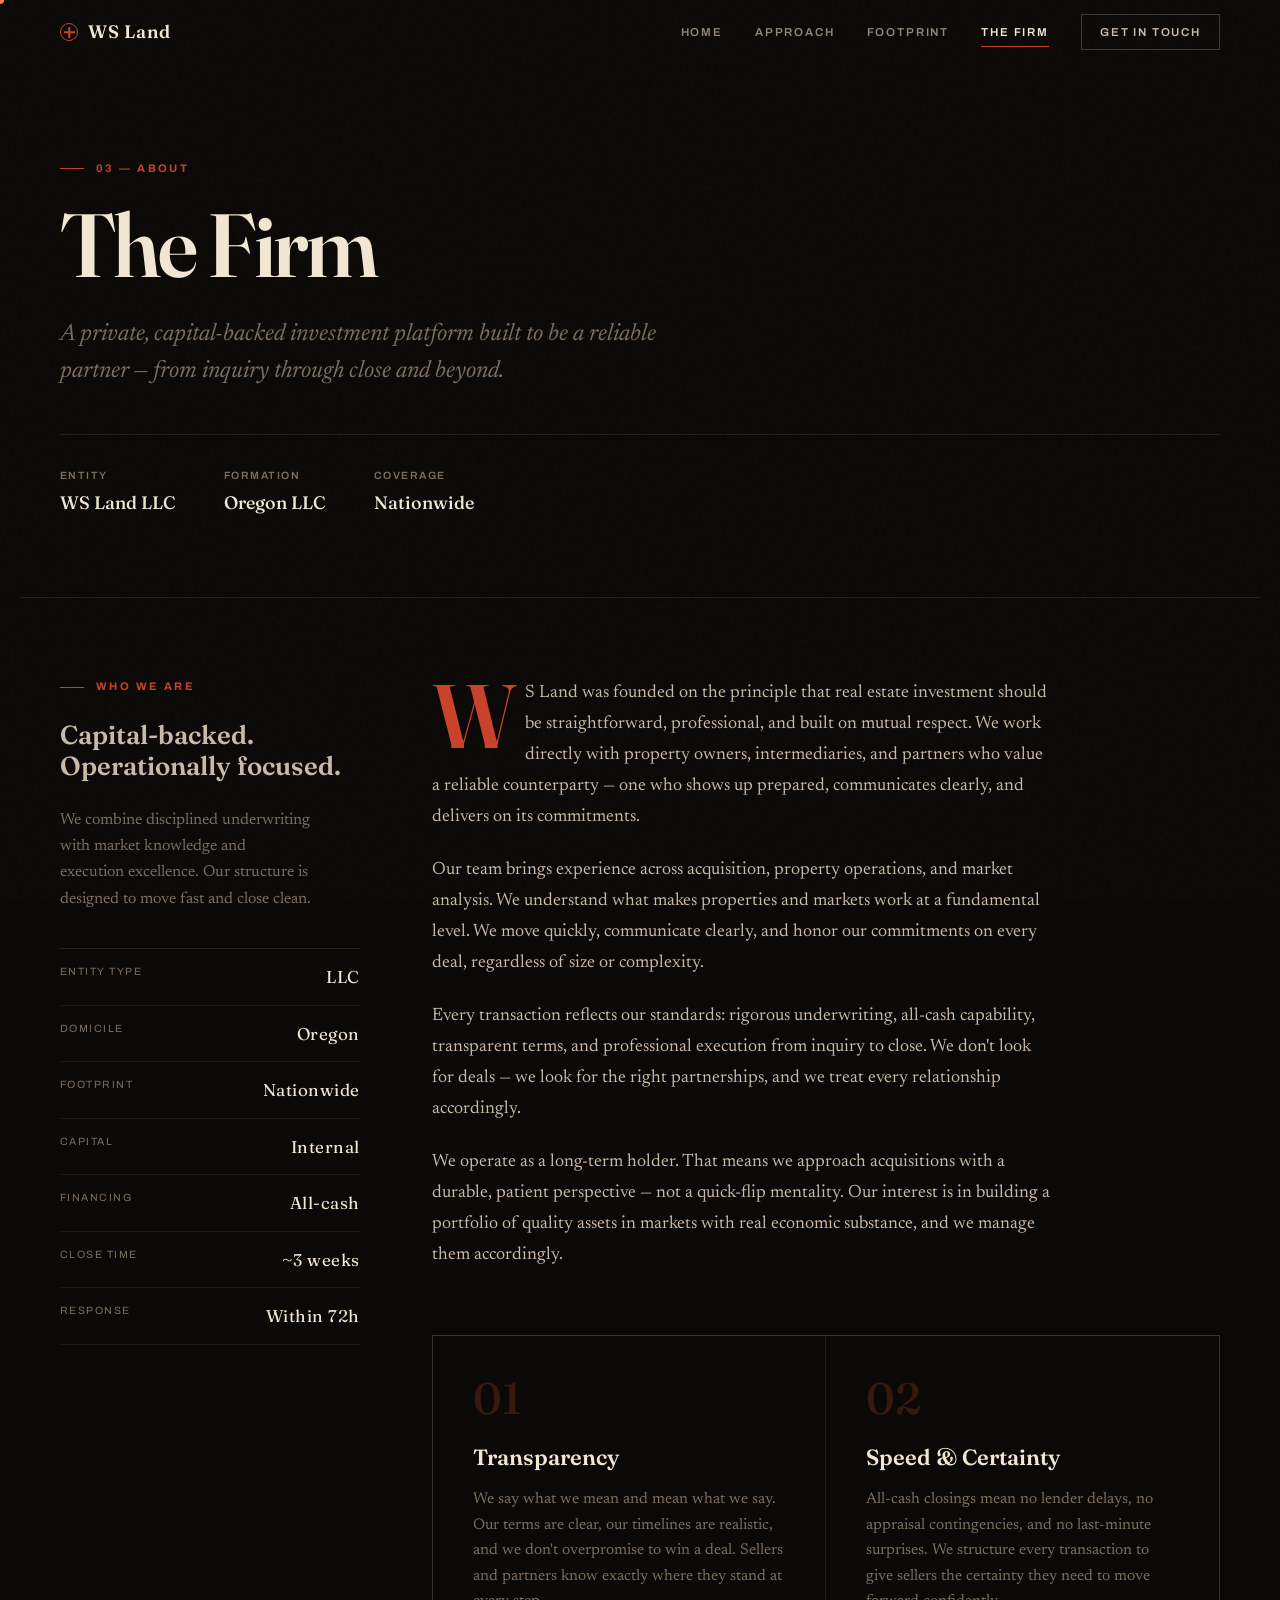
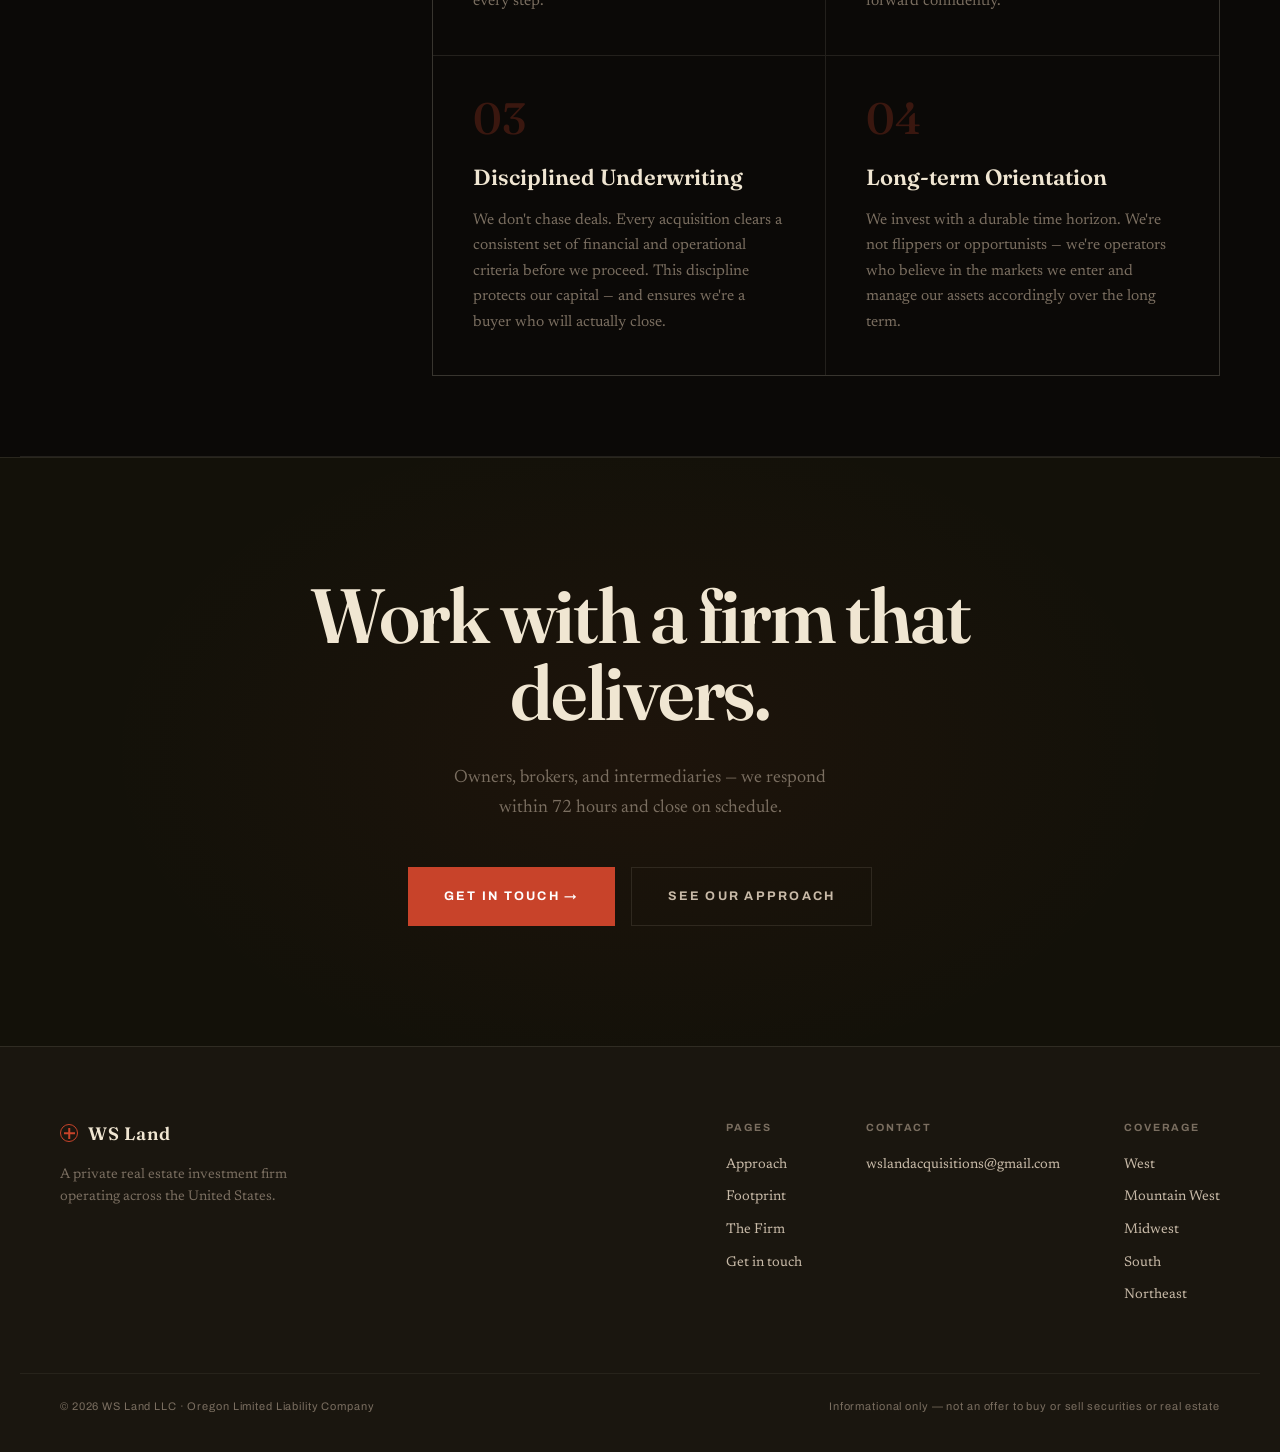
<file: firm.html>
<!DOCTYPE html>
<html lang="en">
<head>
<meta charset="UTF-8">
<meta name="viewport" content="width=device-width, initial-scale=1.0">
<title>The Firm — WS Land</title>
<meta name="description" content="About WS Land: a private, capital-backed real estate investment firm built on disciplined underwriting and reliable execution.">
<link rel="preconnect" href="https://fonts.googleapis.com">
<link rel="preconnect" href="https://fonts.gstatic.com" crossorigin>
<link href="https://fonts.googleapis.com/css2?family=Archivo:wght@400;500;600;700&family=Fraunces:opsz,wght@9..144,400;9..144,500;9..144,600;9..144,700&family=Newsreader:ital,opsz,wght@0,6..72,400;0,6..72,500;0,6..72,600;0,6..72,700;1,6..72,400;1,6..72,500&display=swap" rel="stylesheet">
<link rel="stylesheet" href="assets/style-v2.css">
</head>
<body>

<div class="cursor" id="cursor"></div>

<header class="nav scrolled">
  <div class="wrap nav-inner">
    <a href="index.html" class="brand"><span class="mk"></span>WS Land</a>
    <nav class="nav-links">
      <a href="index.html">Home</a>
      <a href="approach.html">Approach</a>
      <a href="footprint.html">Footprint</a>
      <a href="firm.html" class="active">The Firm</a>
      <a href="contact.html" class="nav-cta">Get in touch</a>
    </nav>
    <button class="burger" id="burger" aria-label="Toggle menu"><span></span><span></span><span></span></button>
  </div>
</header>
<div class="mobile-menu" id="mobileMenu">
  <a href="index.html">Home</a>
  <a href="approach.html">Approach</a>
  <a href="footprint.html">Footprint</a>
  <a href="firm.html">The Firm</a>
  <a href="contact.html">Get in touch</a>
</div>

<section class="page-hero wrap">
  <div class="page-kicker">03 — About</div>
  <h1>The Firm</h1>
  <p class="dek">A private, capital-backed investment platform built to be a reliable partner — from inquiry through close and beyond.</p>
  <div class="page-meta">
    <div class="page-meta-item">Entity<span>WS Land LLC</span></div>
    <div class="page-meta-item">Formation<span>Oregon LLC</span></div>
    <div class="page-meta-item">Coverage<span>Nationwide</span></div>
  </div>
</section>

<div class="firm-layout">
  <aside class="firm-sidebar reveal">
    <div class="page-kicker">Who We Are</div>
    <h2>Capital-backed. Operationally focused.</h2>
    <p>We combine disciplined underwriting with market knowledge and execution excellence. Our structure is designed to move fast and close clean.</p>
    <div class="firm-creds">
      <div class="cred-row"><span class="cred-k">Entity type</span><span class="cred-v">LLC</span></div>
      <div class="cred-row"><span class="cred-k">Domicile</span><span class="cred-v">Oregon</span></div>
      <div class="cred-row"><span class="cred-k">Footprint</span><span class="cred-v">Nationwide</span></div>
      <div class="cred-row"><span class="cred-k">Capital</span><span class="cred-v">Internal</span></div>
      <div class="cred-row"><span class="cred-k">Financing</span><span class="cred-v">All-cash</span></div>
      <div class="cred-row"><span class="cred-k">Close time</span><span class="cred-v">~3 weeks</span></div>
      <div class="cred-row"><span class="cred-k">Response</span><span class="cred-v">Within 72h</span></div>
    </div>
  </aside>

  <div class="firm-body">
    <div class="firm-prose reveal">
      <p>WS Land was founded on the principle that real estate investment should be straightforward, professional, and built on mutual respect. We work directly with property owners, intermediaries, and partners who value a reliable counterparty — one who shows up prepared, communicates clearly, and delivers on its commitments.</p>
      <p>Our team brings experience across acquisition, property operations, and market analysis. We understand what makes properties and markets work at a fundamental level. We move quickly, communicate clearly, and honor our commitments on every deal, regardless of size or complexity.</p>
      <p>Every transaction reflects our standards: rigorous underwriting, all-cash capability, transparent terms, and professional execution from inquiry to close. We don't look for deals — we look for the right partnerships, and we treat every relationship accordingly.</p>
      <p>We operate as a long-term holder. That means we approach acquisitions with a durable, patient perspective — not a quick-flip mentality. Our interest is in building a portfolio of quality assets in markets with real economic substance, and we manage them accordingly.</p>
    </div>

    <div class="principles-grid">
      <div class="principle reveal">
        <div class="principle-n">01</div>
        <h3>Transparency</h3>
        <p>We say what we mean and mean what we say. Our terms are clear, our timelines are realistic, and we don't overpromise to win a deal. Sellers and partners know exactly where they stand at every step.</p>
      </div>
      <div class="principle reveal reveal-delay-1">
        <div class="principle-n">02</div>
        <h3>Speed &amp; Certainty</h3>
        <p>All-cash closings mean no lender delays, no appraisal contingencies, and no last-minute surprises. We structure every transaction to give sellers the certainty they need to move forward confidently.</p>
      </div>
      <div class="principle reveal reveal-delay-2">
        <div class="principle-n">03</div>
        <h3>Disciplined Underwriting</h3>
        <p>We don't chase deals. Every acquisition clears a consistent set of financial and operational criteria before we proceed. This discipline protects our capital — and ensures we're a buyer who will actually close.</p>
      </div>
      <div class="principle reveal reveal-delay-3">
        <div class="principle-n">04</div>
        <h3>Long-term Orientation</h3>
        <p>We invest with a durable time horizon. We're not flippers or opportunists — we're operators who believe in the markets we enter and manage our assets accordingly over the long term.</p>
      </div>
    </div>
  </div>
</div>

<section class="cta-section">
  <h2 class="reveal">Work with a firm that delivers.</h2>
  <p class="reveal reveal-delay-1">Owners, brokers, and intermediaries — we respond within 72 hours and close on schedule.</p>
  <div class="cta-btns reveal reveal-delay-2">
    <a href="contact.html" class="btn-primary">Get in touch →</a>
    <a href="approach.html" class="btn-outline">See our approach</a>
  </div>
</section>

<footer>
  <div class="foot-top">
    <div class="foot-brand">
      <a href="index.html" class="brand"><span class="mk"></span>WS Land</a>
      <p>A private real estate investment firm operating across the United States.</p>
    </div>
    <div class="foot-cols">
      <div class="foot-col">
        <h5>Pages</h5>
        <a href="approach.html">Approach</a>
        <a href="footprint.html">Footprint</a>
        <a href="firm.html">The Firm</a>
        <a href="contact.html">Get in touch</a>
      </div>
      <div class="foot-col">
        <h5>Contact</h5>
        <a href="mailto:wslandacquisitions@gmail.com">wslandacquisitions@gmail.com</a>
      </div>
      <div class="foot-col">
        <h5>Coverage</h5>
        <a href="footprint.html">West</a>
        <a href="footprint.html">Mountain West</a>
        <a href="footprint.html">Midwest</a>
        <a href="footprint.html">South</a>
        <a href="footprint.html">Northeast</a>
      </div>
    </div>
  </div>
  <div class="foot-bottom">
    <span>© <span id="yr"></span> WS Land LLC · Oregon Limited Liability Company</span>
    <span>Informational only — not an offer to buy or sell securities or real estate</span>
  </div>
</footer>

<script src="assets/app-v2.js"></script>
</body>
</html>
</file>
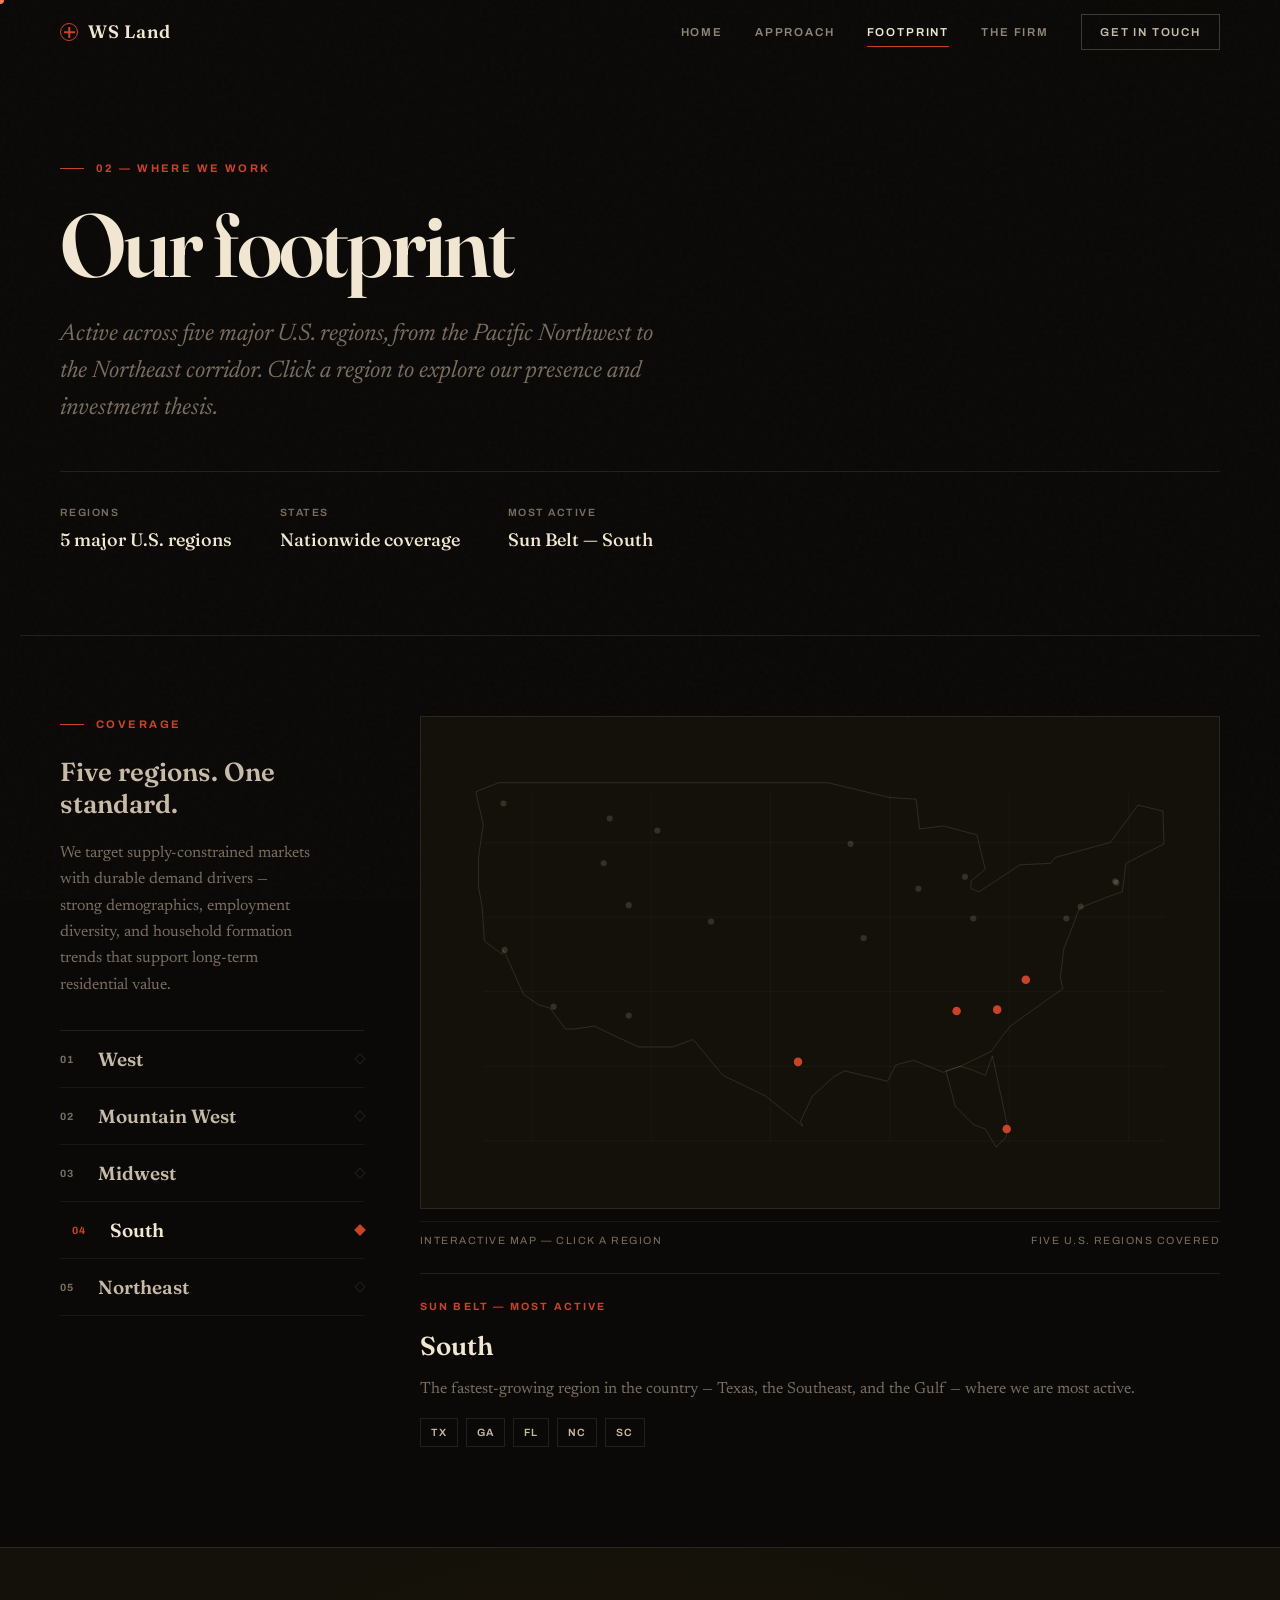
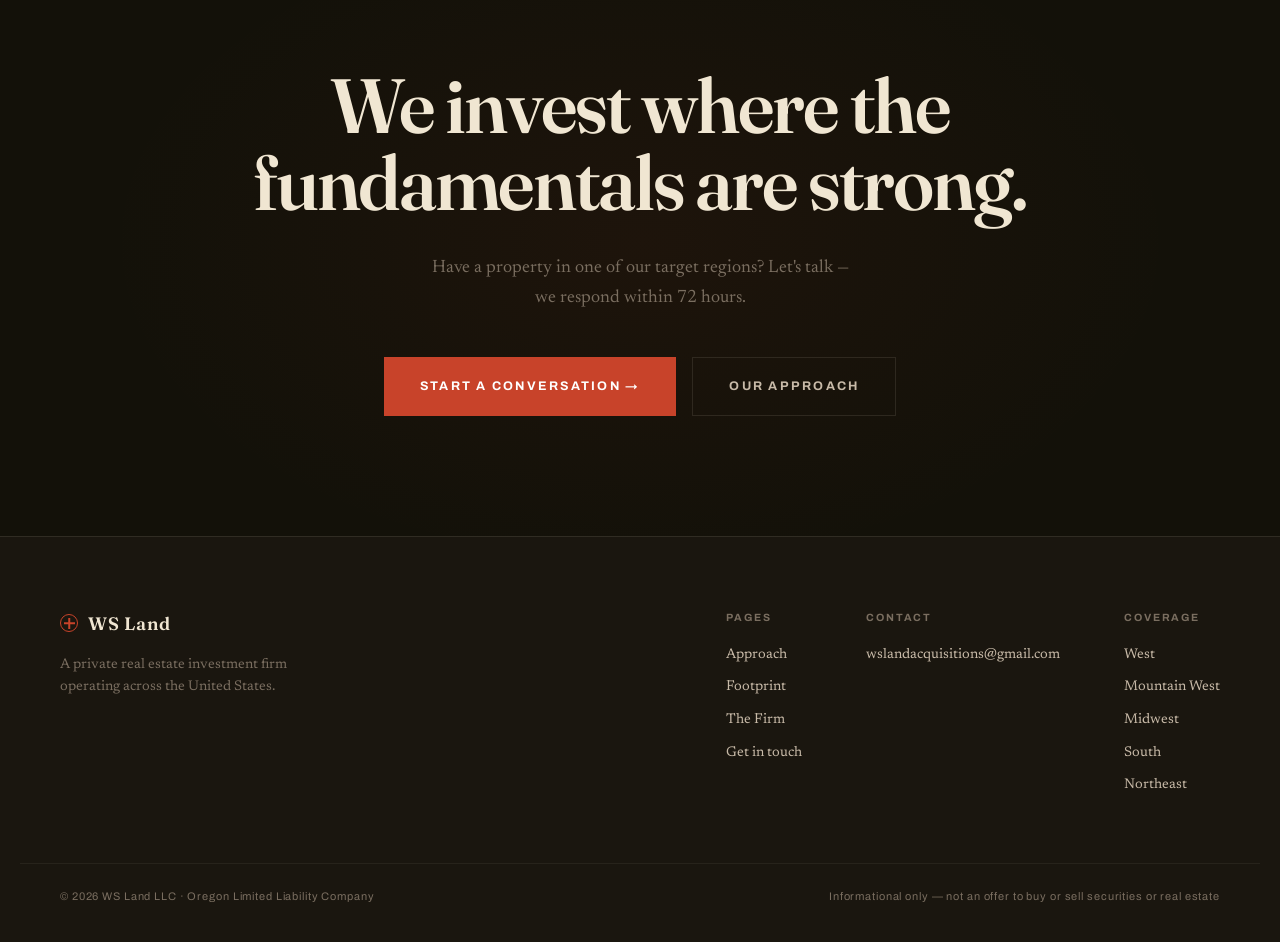
<file: footprint.html>
<!DOCTYPE html>
<html lang="en">
<head>
<meta charset="UTF-8">
<meta name="viewport" content="width=device-width, initial-scale=1.0">
<title>Footprint — WS Land</title>
<meta name="description" content="WS Land's investment footprint across five U.S. regions — West, Mountain West, Midwest, South, and Northeast.">
<link rel="preconnect" href="https://fonts.googleapis.com">
<link rel="preconnect" href="https://fonts.gstatic.com" crossorigin>
<link href="https://fonts.googleapis.com/css2?family=Archivo:wght@400;500;600;700&family=Fraunces:opsz,wght@9..144,400;9..144,500;9..144,600;9..144,700&family=Newsreader:ital,opsz,wght@0,6..72,400;0,6..72,500;0,6..72,600;0,6..72,700;1,6..72,400;1,6..72,500&display=swap" rel="stylesheet">
<link rel="stylesheet" href="assets/style-v2.css">
</head>
<body>

<div class="cursor" id="cursor"></div>

<header class="nav scrolled">
  <div class="wrap nav-inner">
    <a href="index.html" class="brand"><span class="mk"></span>WS Land</a>
    <nav class="nav-links">
      <a href="index.html">Home</a>
      <a href="approach.html">Approach</a>
      <a href="footprint.html" class="active">Footprint</a>
      <a href="firm.html">The Firm</a>
      <a href="contact.html" class="nav-cta">Get in touch</a>
    </nav>
    <button class="burger" id="burger" aria-label="Toggle menu"><span></span><span></span><span></span></button>
  </div>
</header>
<div class="mobile-menu" id="mobileMenu">
  <a href="index.html">Home</a>
  <a href="approach.html">Approach</a>
  <a href="footprint.html">Footprint</a>
  <a href="firm.html">The Firm</a>
  <a href="contact.html">Get in touch</a>
</div>

<section class="page-hero wrap">
  <div class="page-kicker">02 — Where We Work</div>
  <h1>Our footprint</h1>
  <p class="dek">Active across five major U.S. regions, from the Pacific Northwest to the Northeast corridor. Click a region to explore our presence and investment thesis.</p>
  <div class="page-meta">
    <div class="page-meta-item">Regions<span>5 major U.S. regions</span></div>
    <div class="page-meta-item">States<span>Nationwide coverage</span></div>
    <div class="page-meta-item">Most Active<span>Sun Belt — South</span></div>
  </div>
</section>

<div class="footprint-layout">
  <aside class="footprint-sidebar reveal">
    <div class="page-kicker">Coverage</div>
    <h2>Five regions. One standard.</h2>
    <p>We target supply-constrained markets with durable demand drivers — strong demographics, employment diversity, and household formation trends that support long-term residential value.</p>
    <div class="mkt-list" id="mktList"></div>
  </aside>

  <div class="reveal reveal-delay-1">
    <div class="map-stage">
      <svg id="mapSvg" viewBox="0 0 880 520" preserveAspectRatio="xMidYMid meet" aria-label="Interactive US map with investment regions"></svg>
    </div>
    <div class="map-cap">
      <span>Interactive map — click a region</span>
      <span>Five U.S. regions covered</span>
    </div>
    <div class="map-readout" id="readout"></div>
  </div>
</div>

<section class="cta-section">
  <h2 class="reveal">We invest where the fundamentals are strong.</h2>
  <p class="reveal reveal-delay-1">Have a property in one of our target regions? Let's talk — we respond within 72 hours.</p>
  <div class="cta-btns reveal reveal-delay-2">
    <a href="contact.html" class="btn-primary">Start a conversation →</a>
    <a href="approach.html" class="btn-outline">Our approach</a>
  </div>
</section>

<footer>
  <div class="foot-top">
    <div class="foot-brand">
      <a href="index.html" class="brand"><span class="mk"></span>WS Land</a>
      <p>A private real estate investment firm operating across the United States.</p>
    </div>
    <div class="foot-cols">
      <div class="foot-col">
        <h5>Pages</h5>
        <a href="approach.html">Approach</a>
        <a href="footprint.html">Footprint</a>
        <a href="firm.html">The Firm</a>
        <a href="contact.html">Get in touch</a>
      </div>
      <div class="foot-col">
        <h5>Contact</h5>
        <a href="mailto:wslandacquisitions@gmail.com">wslandacquisitions@gmail.com</a>
      </div>
      <div class="foot-col">
        <h5>Coverage</h5>
        <a href="footprint.html">West</a>
        <a href="footprint.html">Mountain West</a>
        <a href="footprint.html">Midwest</a>
        <a href="footprint.html">South</a>
        <a href="footprint.html">Northeast</a>
      </div>
    </div>
  </div>
  <div class="foot-bottom">
    <span>© <span id="yr"></span> WS Land LLC · Oregon Limited Liability Company</span>
    <span>Informational only — not an offer to buy or sell securities or real estate</span>
  </div>
</footer>

<script src="assets/app-v2.js"></script>
</body>
</html>
</file>
<file: assets/style-v2.css>
/* ============================================================
   WS LAND — Dark Luxury Design System v2
   ============================================================ */
:root {
  --bg:       #0b0907;
  --bg-2:     #131109;
  --bg-3:     #1a160f;
  --surface:  #1f1a12;
  --surface-2:#26211a;
  --ink:      #f0e6d2;
  --ink-2:    #c8baa8;
  --ink-3:    #7a6e60;
  --accent:   #c8432a;
  --accent-2: #e05a3a;
  --gold:     #c9a84c;
  --line:     rgba(240,230,210,.1);
  --line-2:   rgba(240,230,210,.06);
  --glow:     rgba(200,67,42,.18);
  --maxw:     1240px;
  --gutter:   40px;
  --serif:    "Fraunces", Georgia, serif;
  --read:     "Newsreader", Georgia, serif;
  --grot:     "Archivo", system-ui, sans-serif;
  --ease:     cubic-bezier(.22,.61,.36,1);
  --ease-out: cubic-bezier(0,.55,.45,1);
}

*, *::before, *::after { box-sizing: border-box; margin: 0; padding: 0; }
html { scroll-behavior: smooth; }
body {
  background: var(--bg);
  color: var(--ink);
  font-family: var(--read);
  font-size: 18px;
  line-height: 1.62;
  -webkit-font-smoothing: antialiased;
  overflow-x: hidden;
}
body.lock { overflow: hidden; }
::selection { background: var(--accent); color: #fff; }
a { color: inherit; text-decoration: none; }
svg { display: block; }

.cursor {
  width: 8px; height: 8px;
  background: var(--accent);
  border-radius: 50%;
  position: fixed;
  top: 0; left: 0;
  pointer-events: none;
  z-index: 9999;
  transform: translate(-50%,-50%);
  transition: width .2s, height .2s, opacity .2s;
  mix-blend-mode: screen;
}
.cursor.big { width: 40px; height: 40px; opacity: .4; }

body::before {
  content: "";
  position: fixed; inset: 0;
  background-image: url("data:image/svg+xml,%3Csvg viewBox='0 0 256 256' xmlns='http://www.w3.org/2000/svg'%3E%3Cfilter id='noise'%3E%3CfeTurbulence type='fractalNoise' baseFrequency='0.9' numOctaves='4' stitchTiles='stitch'/%3E%3C/filter%3E%3Crect width='100%25' height='100%25' filter='url(%23noise)' opacity='1'/%3E%3C/svg%3E");
  opacity: .022;
  pointer-events: none;
  z-index: 0;
}

.wrap { max-width: var(--maxw); margin: 0 auto; padding: 0 var(--gutter); position: relative; z-index: 1; }

.nav {
  position: fixed; top: 0; left: 0; right: 0;
  z-index: 100;
  padding: 0;
  transition: background .4s, border-color .4s;
}
.nav.scrolled {
  background: rgba(11,9,7,.92);
  backdrop-filter: blur(12px);
  border-bottom: 1px solid var(--line);
}
.nav-inner {
  display: flex; align-items: center; justify-content: space-between;
  height: 64px;
}
.brand {
  font-family: var(--serif);
  font-size: 18px;
  font-weight: 600;
  letter-spacing: .04em;
  display: flex; align-items: center; gap: 10px;
  color: var(--ink);
}
.brand .mk {
  width: 18px; height: 18px;
  border: 1.5px solid var(--accent);
  border-radius: 50%;
  position: relative; flex: none;
}
.brand .mk::before, .brand .mk::after {
  content: ""; position: absolute; background: var(--accent);
}
.brand .mk::before { left: 50%; top: 2.5px; bottom: 2.5px; width: 1.5px; transform: translateX(-50%); }
.brand .mk::after  { top: 50%; left: 2.5px; right: 2.5px; height: 1.5px; transform: translateY(-50%); }

.nav-links { display: flex; align-items: center; gap: 32px; }
.nav-links a {
  font-family: var(--grot);
  font-size: 11.5px;
  font-weight: 600;
  letter-spacing: .16em;
  text-transform: uppercase;
  color: var(--ink-2);
  opacity: .7;
  transition: opacity .2s, color .2s;
  padding: 4px 0;
  position: relative;
}
.nav-links a:hover { opacity: 1; color: var(--ink); }
.nav-links a.active { opacity: 1; color: var(--ink); }
.nav-links a.active::after {
  content: ""; position: absolute; bottom: -2px; left: 0; right: 0;
  height: 1px; background: var(--accent);
}
.nav-cta {
  padding: 8px 18px !important;
  border: 1px solid rgba(240,230,210,.22) !important;
  opacity: 1 !important;
  transition: border-color .2s, background .2s, color .2s !important;
}
.nav-cta:hover {
  background: var(--accent) !important;
  border-color: var(--accent) !important;
  color: #fff !important;
}
.burger {
  display: none; flex-direction: column; gap: 5px;
  background: none; border: none; cursor: pointer; padding: 8px;
}
.burger span { width: 22px; height: 1px; background: var(--ink); transition: .3s; }
.burger.x span:nth-child(1) { transform: translateY(6px) rotate(45deg); }
.burger.x span:nth-child(2) { opacity: 0; }
.burger.x span:nth-child(3) { transform: translateY(-6px) rotate(-45deg); }
.mobile-menu { display: none; }

.hero {
  min-height: 100dvh;
  display: flex; flex-direction: column; justify-content: flex-end;
  padding-bottom: 0;
  position: relative;
  overflow: hidden;
}
.hero::after {
  content: "";
  position: absolute; inset: 0;
  background-image:
    linear-gradient(var(--line-2) 1px, transparent 1px),
    linear-gradient(90deg, var(--line-2) 1px, transparent 1px);
  background-size: 80px 80px;
  mask-image: radial-gradient(ellipse 80% 80% at 50% 50%, black 40%, transparent 100%);
  pointer-events: none;
}
.hero-eyebrow {
  display: flex; justify-content: space-between; align-items: flex-start;
  padding: 120px var(--gutter) 0;
  position: relative; z-index: 1;
}
.hero-eyebrow-left {
  font-family: var(--grot);
  font-size: 11px;
  font-weight: 600;
  letter-spacing: .2em;
  text-transform: uppercase;
  color: var(--ink-3);
  writing-mode: vertical-rl;
  transform: rotate(180deg);
  height: 120px;
}
.hero-eyebrow-right {
  font-family: var(--grot);
  font-size: 11px;
  font-weight: 600;
  letter-spacing: .18em;
  text-transform: uppercase;
  color: var(--accent);
  text-align: right;
  line-height: 2;
}
.hero-title-wrap {
  position: relative; z-index: 1;
  padding: 0 var(--gutter);
  overflow: hidden;
}
.hero-title {
  font-family: var(--serif);
  font-size: clamp(96px, 16vw, 220px);
  font-weight: 600;
  line-height: .88;
  letter-spacing: -.03em;
  color: var(--ink);
  user-select: none;
}
.hero-title .line { display: block; overflow: hidden; }
.hero-title .line span {
  display: block;
  transform: translateY(110%);
  transition: transform 1.1s var(--ease);
}
.hero-title .line-2 { padding-left: 12%; }
.hero.ready .hero-title .line span { transform: translateY(0); }
.hero.ready .hero-title .line:nth-child(2) span { transition-delay: .08s; }
.hero-rule {
  border-top: 1px solid var(--line);
  margin: 32px var(--gutter) 0;
  position: relative; z-index: 1;
}
.hero-rule::before {
  content: "";
  position: absolute; top: -2px; left: 0;
  width: 0; height: 3px;
  background: var(--accent);
  transition: width 1.4s var(--ease) .6s;
}
.hero.ready .hero-rule::before { width: 100%; }
.hero-bottom {
  display: grid;
  grid-template-columns: 1fr 1fr 1fr;
  position: relative; z-index: 1;
  border-top: 1px solid var(--line);
  margin-top: 0;
}
.hero-bottom-cell {
  padding: 28px var(--gutter);
  border-right: 1px solid var(--line);
  opacity: 0;
  transform: translateY(20px);
  transition: opacity .7s var(--ease), transform .7s var(--ease);
}
.hero-bottom-cell:last-child { border-right: none; }
.hero.ready .hero-bottom-cell { opacity: 1; transform: translateY(0); }
.hero.ready .hero-bottom-cell:nth-child(2) { transition-delay: .1s; }
.hero.ready .hero-bottom-cell:nth-child(3) { transition-delay: .2s; }
.hbc-label {
  font-family: var(--grot);
  font-size: 10.5px;
  font-weight: 600;
  letter-spacing: .18em;
  text-transform: uppercase;
  color: var(--ink-3);
  margin-bottom: 8px;
}
.hbc-val {
  font-family: var(--serif);
  font-size: 22px;
  font-weight: 500;
  color: var(--ink);
  line-height: 1.2;
}
.hbc-desc {
  font-family: var(--grot);
  font-size: 11px;
  letter-spacing: .06em;
  color: var(--ink-3);
  margin-top: 4px;
}
.scroll-hint {
  position: absolute; bottom: 28px; left: 50%;
  transform: translateX(-50%);
  font-family: var(--grot);
  font-size: 10px;
  font-weight: 600;
  letter-spacing: .22em;
  text-transform: uppercase;
  color: var(--ink-3);
  display: flex; flex-direction: column; align-items: center; gap: 8px;
  opacity: 0; transition: opacity .5s .8s;
  z-index: 1;
}
.hero.ready .scroll-hint { opacity: 1; }
.scroll-hint::after {
  content: "";
  width: 1px; height: 40px;
  background: linear-gradient(to bottom, var(--ink-3), transparent);
  animation: scrollbar 2s ease-in-out infinite;
}
@keyframes scrollbar {
  0%, 100% { transform: scaleY(1); opacity: .5; }
  50% { transform: scaleY(.5); opacity: 1; }
}

.ticker {
  background: var(--accent);
  overflow: hidden;
  padding: 12px 0;
  user-select: none;
}
.ticker-track {
  display: flex;
  width: max-content;
  animation: ticker 30s linear infinite;
}
.ticker-item {
  font-family: var(--grot);
  font-size: 11px;
  font-weight: 700;
  letter-spacing: .22em;
  text-transform: uppercase;
  color: rgba(255,255,255,.9);
  white-space: nowrap;
  padding: 0 56px;
  display: flex; align-items: center;
}
.ticker-item .dot {
  width: 4px; height: 4px;
  background: rgba(255,255,255,.5);
  border-radius: 50%;
  margin-right: 56px;
  flex-shrink: 0;
}
@keyframes ticker {
  0% { transform: translateX(0); }
  100% { transform: translateX(-50%); }
}

.stats-bar {
  background: var(--bg-2);
  border-top: 1px solid var(--line);
  border-bottom: 1px solid var(--line);
}
.stats-inner {
  display: grid;
  grid-template-columns: repeat(4, 1fr);
  gap: 0;
}
.stat-cell {
  padding: 44px 40px;
  border-right: 1px solid var(--line);
  position: relative;
  overflow: hidden;
}
.stat-cell:last-child { border-right: none; }
.stat-cell::before {
  content: "";
  position: absolute; bottom: 0; left: 0; right: 0;
  height: 2px;
  background: var(--accent);
  transform: scaleX(0);
  transform-origin: left;
  transition: transform .5s var(--ease);
}
.stat-cell:hover::before { transform: scaleX(1); }
.stat-n {
  font-family: var(--serif);
  font-size: clamp(48px, 6vw, 80px);
  font-weight: 500;
  line-height: 1;
  color: var(--ink);
  font-variant-numeric: tabular-nums;
}
.stat-sfx { color: var(--accent); }
.stat-label {
  font-family: var(--grot);
  font-size: 10.5px;
  font-weight: 600;
  letter-spacing: .16em;
  text-transform: uppercase;
  color: var(--ink-3);
  margin-top: 10px;
  line-height: 1.4;
}

.manifesto {
  padding: 120px var(--gutter);
  max-width: var(--maxw);
  margin: 0 auto;
}
.manifesto-inner {
  display: grid;
  grid-template-columns: 1fr 2fr;
  gap: 80px;
  align-items: start;
}
.manifesto-tag {
  font-family: var(--grot);
  font-size: 11px;
  font-weight: 600;
  letter-spacing: .22em;
  text-transform: uppercase;
  color: var(--accent);
  margin-bottom: 24px;
  display: flex; align-items: center; gap: 12px;
}
.manifesto-tag::before {
  content: ""; width: 30px; height: 1px; background: var(--accent);
}
.manifesto-side h3 {
  font-family: var(--serif);
  font-size: 28px;
  font-weight: 500;
  line-height: 1.2;
  color: var(--ink-2);
}
.manifesto-text {
  font-family: var(--read);
  font-style: italic;
  font-size: clamp(26px, 3.5vw, 46px);
  line-height: 1.32;
  letter-spacing: -.01em;
  color: var(--ink);
}
.manifesto-text em { font-style: normal; color: var(--accent); }

.divider {
  height: 1px;
  background: var(--line);
  max-width: var(--maxw);
  margin: 0 auto;
  padding: 0 var(--gutter);
  position: relative;
}
.divider::before {
  content: "";
  position: absolute;
  left: var(--gutter); top: 0;
  width: 60px; height: 1px;
  background: var(--accent);
}

.criteria-section {
  padding: 100px var(--gutter);
  max-width: var(--maxw);
  margin: 0 auto;
}
.section-head {
  display: flex; justify-content: space-between; align-items: baseline;
  margin-bottom: 56px;
  padding-bottom: 24px;
  border-bottom: 1px solid var(--line);
}
.section-head h2 {
  font-family: var(--serif);
  font-size: clamp(32px, 4vw, 54px);
  font-weight: 600;
  color: var(--ink);
  letter-spacing: -.02em;
  line-height: 1.06;
}
.section-head .sh-note {
  font-family: var(--grot);
  font-size: 11px;
  font-weight: 600;
  letter-spacing: .16em;
  text-transform: uppercase;
  color: var(--ink-3);
}
.criteria-grid {
  display: grid;
  grid-template-columns: repeat(3, 1fr);
  gap: 1px;
  background: var(--line);
}
.crit-card {
  background: var(--bg);
  padding: 44px 36px;
  position: relative;
  overflow: hidden;
  cursor: default;
  transition: background .3s var(--ease);
}
.crit-card::before {
  content: "";
  position: absolute; top: 0; left: 0; right: 0;
  height: 2px;
  background: var(--accent);
  transform: scaleX(0);
  transform-origin: left;
  transition: transform .4s var(--ease);
}
.crit-card:hover { background: var(--bg-2); }
.crit-card:hover::before { transform: scaleX(1); }
.crit-n {
  font-family: var(--serif);
  font-size: 80px;
  font-weight: 600;
  color: var(--ink);
  opacity: .04;
  position: absolute;
  right: 24px; top: 16px;
  line-height: 1;
  pointer-events: none;
}
.crit-tag {
  font-family: var(--grot);
  font-size: 10.5px;
  font-weight: 700;
  letter-spacing: .2em;
  text-transform: uppercase;
  color: var(--accent);
  margin-bottom: 20px;
}
.crit-card h3 {
  font-family: var(--serif);
  font-size: 26px;
  font-weight: 600;
  color: var(--ink);
  margin-bottom: 16px;
  line-height: 1.1;
}
.crit-card p {
  font-family: var(--read);
  font-size: 16px;
  color: var(--ink-3);
  line-height: 1.65;
  margin-bottom: 24px;
}
.crit-list { list-style: none; }
.crit-list li {
  font-family: var(--grot);
  font-size: 11.5px;
  font-weight: 500;
  letter-spacing: .06em;
  color: var(--ink-2);
  padding: 9px 0;
  border-bottom: 1px solid var(--line-2);
  display: flex; align-items: center; gap: 10px;
}
.crit-list li::before {
  content: "";
  width: 4px; height: 4px;
  background: var(--accent);
  border-radius: 50%;
  flex-shrink: 0;
}
.crit-list li:last-child { border-bottom: none; }

.process-section {
  background: var(--bg-2);
  border-top: 1px solid var(--line);
  border-bottom: 1px solid var(--line);
  padding: 100px var(--gutter);
}
.process-inner { max-width: var(--maxw); margin: 0 auto; }
.process-steps {
  display: grid;
  grid-template-columns: repeat(4, 1fr);
  gap: 0;
  border-top: 1px solid var(--line);
  margin-top: 56px;
}
.step {
  padding: 44px 36px 44px 0;
  border-right: 1px solid var(--line);
  position: relative;
}
.step:last-child { border-right: none; padding-right: 0; }
.step:not(:first-child) { padding-left: 36px; }
.step-n {
  font-family: var(--serif);
  font-size: 56px;
  font-weight: 500;
  color: var(--accent);
  line-height: 1;
  font-variant-numeric: tabular-nums;
  opacity: .5;
  margin-bottom: 20px;
}
.step h3 { font-family: var(--serif); font-size: 22px; font-weight: 600; color: var(--ink); margin-bottom: 12px; }
.step p { font-family: var(--read); font-size: 15.5px; color: var(--ink-3); line-height: 1.65; }

.map-section { padding: 100px var(--gutter); max-width: var(--maxw); margin: 0 auto; }
.mkt-list { border-top: 1px solid var(--line); }
.mkt-item {
  width: 100%; text-align: left; background: none; border: none;
  border-bottom: 1px solid var(--line-2); cursor: pointer; padding: 16px 0;
  display: grid; grid-template-columns: auto 1fr auto; align-items: center;
  gap: 14px; transition: padding-left .2s var(--ease); color: var(--ink);
}
.mkt-item:hover { padding-left: 8px; }
.mkt-item.active { padding-left: 12px; }
.mkt-idx { font-family: var(--grot); font-size: 10.5px; font-weight: 700; letter-spacing: .1em; color: var(--ink-3); width: 24px; }
.mkt-item.active .mkt-idx { color: var(--accent); }
.mkt-name { font-family: var(--serif); font-size: 19px; font-weight: 600; color: var(--ink-2); transition: color .2s; }
.mkt-item.active .mkt-name { color: var(--ink); }
.mkt-dot { width: 8px; height: 8px; border: 1.5px solid var(--line); transform: rotate(45deg); transition: .25s; flex-shrink: 0; }
.mkt-item.active .mkt-dot { background: var(--accent); border-color: var(--accent); }
.map-stage { background: var(--bg-2); border: 1px solid var(--line); padding: 24px; }
.map-stage svg { width: 100%; height: auto; }
.us-line { fill: none; stroke: var(--ink-2); stroke-opacity: .18; stroke-width: 1; }
.grat { stroke: var(--ink); stroke-opacity: .04; stroke-width: 1; }
.dot { transition: fill .35s, r .35s; }
.dot.off { fill: var(--ink); fill-opacity: .15; }
.dot.on { fill: var(--accent); }
.dot-pulse { fill: none; stroke: var(--accent); opacity: 0; }
.dot-pulse.live { animation: pulse 2.6s ease-out infinite; }
@keyframes pulse { 0% { r: 5; opacity: .55; } 100% { r: 22; opacity: 0; } }
.map-readout { margin-top: 24px; padding-top: 24px; border-top: 1px solid var(--line); }
.ro-tag { font-family: var(--grot); font-size: 10.5px; font-weight: 700; letter-spacing: .2em; text-transform: uppercase; color: var(--accent); margin-bottom: 10px; }
.map-readout h3 { font-family: var(--serif); font-size: 26px; font-weight: 600; color: var(--ink); margin-bottom: 10px; }
.map-readout p { font-family: var(--read); font-size: 16px; color: var(--ink-3); line-height: 1.6; margin-bottom: 16px; }
.chips { display: flex; flex-wrap: wrap; gap: 8px; }
.chips span { font-family: var(--grot); font-size: 10.5px; font-weight: 600; letter-spacing: .1em; padding: 5px 10px; border: 1px solid var(--line); color: var(--ink-2); }
.map-cap { display: flex; justify-content: space-between; font-family: var(--grot); font-size: 10.5px; letter-spacing: .14em; text-transform: uppercase; color: var(--ink-3); margin-top: 12px; border-top: 1px solid var(--line-2); padding-top: 10px; }

.cta-section {
  background: var(--bg-2);
  border-top: 1px solid var(--line);
  padding: 120px var(--gutter);
  text-align: center;
  position: relative;
  overflow: hidden;
}
.cta-section::before {
  content: "";
  position: absolute; inset: 0;
  background: radial-gradient(ellipse 60% 80% at 50% 50%, rgba(200,67,42,.06), transparent 70%);
  pointer-events: none;
}
.cta-section h2 { font-family: var(--serif); font-size: clamp(36px, 6vw, 88px); font-weight: 600; letter-spacing: -.03em; line-height: 1.0; color: var(--ink); max-width: 16ch; margin: 0 auto 32px; }
.cta-section p { font-family: var(--read); font-size: 18px; color: var(--ink-3); max-width: 42ch; margin: 0 auto 44px; line-height: 1.65; }
.btn-primary { display: inline-flex; align-items: center; gap: 12px; font-family: var(--grot); font-size: 12.5px; font-weight: 700; letter-spacing: .18em; text-transform: uppercase; padding: 18px 36px; background: var(--accent); color: #fff; border: none; cursor: pointer; transition: background .2s, transform .2s; text-decoration: none; }
.btn-primary:hover { background: var(--accent-2); transform: translateY(-2px); }
.btn-outline { display: inline-flex; align-items: center; gap: 12px; font-family: var(--grot); font-size: 12.5px; font-weight: 700; letter-spacing: .18em; text-transform: uppercase; padding: 18px 36px; background: transparent; color: var(--ink-2); border: 1px solid var(--line); cursor: pointer; transition: border-color .2s, color .2s; text-decoration: none; }
.btn-outline:hover { border-color: var(--ink-2); color: var(--ink); }
.cta-btns { display: flex; justify-content: center; gap: 16px; flex-wrap: wrap; }

footer { background: var(--bg-3); border-top: 1px solid var(--line); padding: 72px 0 36px; }
.foot-top { display: flex; justify-content: space-between; gap: 50px; flex-wrap: wrap; margin-bottom: 56px; max-width: var(--maxw); margin-left: auto; margin-right: auto; padding: 0 var(--gutter); }
.foot-brand { max-width: 28ch; }
.foot-brand .brand { margin-bottom: 16px; }
.foot-brand p { font-family: var(--read); font-size: 14px; color: var(--ink-3); line-height: 1.6; }
.foot-cols { display: flex; gap: 64px; flex-wrap: wrap; }
.foot-col h5 { font-family: var(--grot); font-size: 10.5px; font-weight: 700; letter-spacing: .18em; text-transform: uppercase; color: var(--ink-3); margin-bottom: 18px; }
.foot-col a { display: block; font-family: var(--read); font-size: 14px; color: var(--ink-2); margin-bottom: 10px; transition: color .2s; }
.foot-col a:hover { color: var(--ink); }
.foot-bottom { border-top: 1px solid var(--line-2); padding-top: 24px; margin-top: 56px; display: flex; justify-content: space-between; flex-wrap: wrap; gap: 12px; max-width: var(--maxw); margin-left: auto; margin-right: auto; padding-left: var(--gutter); padding-right: var(--gutter); font-family: var(--grot); font-size: 11px; letter-spacing: .08em; color: var(--ink-3); }

.page-hero { padding: 160px var(--gutter) 80px; border-bottom: 1px solid var(--line); max-width: var(--maxw); margin: 0 auto; }
.page-kicker { font-family: var(--grot); font-size: 11px; font-weight: 700; letter-spacing: .22em; text-transform: uppercase; color: var(--accent); margin-bottom: 24px; display: flex; align-items: center; gap: 12px; }
.page-kicker::before { content: ""; width: 24px; height: 1px; background: var(--accent); }
.page-hero h1 { font-family: var(--serif); font-size: clamp(44px, 7vw, 96px); font-weight: 600; letter-spacing: -.03em; line-height: .96; color: var(--ink); max-width: 14ch; margin-bottom: 28px; }
.page-hero .dek { font-family: var(--read); font-style: italic; font-size: clamp(18px, 2.4vw, 24px); color: var(--ink-3); max-width: 48ch; line-height: 1.55; }
.page-meta { display: flex; gap: 48px; flex-wrap: wrap; margin-top: 44px; padding-top: 32px; border-top: 1px solid var(--line); }
.page-meta-item { font-family: var(--grot); font-size: 10.5px; font-weight: 600; letter-spacing: .14em; text-transform: uppercase; color: var(--ink-3); }
.page-meta-item span { display: block; font-family: var(--serif); font-size: 18px; font-weight: 500; letter-spacing: 0; text-transform: none; color: var(--ink); margin-top: 4px; }

.approach-layout { display: grid; grid-template-columns: .38fr 1fr; gap: 72px; padding: 80px var(--gutter) 100px; max-width: var(--maxw); margin: 0 auto; }
.approach-rail { position: sticky; top: 96px; align-self: start; }
.approach-rail h2 { font-family: var(--serif); font-size: 28px; font-weight: 600; color: var(--ink-2); line-height: 1.2; margin-top: 14px; margin-bottom: 18px; }
.approach-rail p { font-family: var(--read); font-size: 16px; color: var(--ink-3); line-height: 1.65; max-width: 28ch; }
.rail-quote { margin-top: 40px; padding-top: 24px; border-top: 1px solid var(--line); font-family: var(--serif); font-style: italic; font-size: 22px; color: var(--ink-2); line-height: 1.4; }
.rail-quote em { font-style: normal; color: var(--accent); }
.steps-list { border-top: 1px solid var(--line); }
.step-item { display: grid; grid-template-columns: auto 1fr; gap: 36px; padding: 44px 0; border-bottom: 1px solid var(--line-2); align-items: baseline; transition: background .2s; }
.step-item:hover { background: rgba(200,67,42,.025); }
.step-num { font-family: var(--serif); font-size: 54px; font-weight: 500; color: var(--accent); opacity: .4; line-height: .9; font-variant-numeric: tabular-nums; }
.step-item h3 { font-family: var(--serif); font-size: 26px; font-weight: 600; color: var(--ink); margin-bottom: 12px; }
.step-item p { font-family: var(--read); font-size: 16.5px; color: var(--ink-3); line-height: 1.65; max-width: 54ch; }
.step-tags { display: flex; gap: 8px; flex-wrap: wrap; margin-top: 18px; }
.step-tag { font-family: var(--grot); font-size: 10.5px; font-weight: 600; letter-spacing: .08em; padding: 4px 10px; border: 1px solid var(--line); color: var(--ink-3); }

.firm-layout { display: grid; grid-template-columns: .38fr 1fr; gap: 72px; padding: 80px var(--gutter); max-width: var(--maxw); margin: 0 auto; border-bottom: 1px solid var(--line); }
.firm-sidebar h2 { font-family: var(--serif); font-size: 26px; font-weight: 600; color: var(--ink-2); line-height: 1.2; margin-top: 14px; margin-bottom: 24px; }
.firm-sidebar p { font-family: var(--read); font-size: 16px; color: var(--ink-3); line-height: 1.65; max-width: 28ch; }
.firm-creds { margin-top: 36px; border-top: 1px solid var(--line); }
.cred-row { display: flex; justify-content: space-between; gap: 16px; padding: 14px 0; border-bottom: 1px solid var(--line-2); font-family: var(--grot); font-size: 12px; letter-spacing: .04em; transition: padding-left .2s; }
.cred-row:hover { padding-left: 6px; }
.cred-k { color: var(--ink-3); text-transform: uppercase; font-size: 10.5px; letter-spacing: .14em; }
.cred-v { font-family: var(--serif); font-size: 17px; color: var(--ink); }
.firm-prose p { font-family: var(--read); font-size: 18px; line-height: 1.72; color: var(--ink-2); margin-bottom: 22px; max-width: 62ch; }
.firm-prose p:first-child::first-letter { font-family: var(--serif); float: left; font-size: 5em; line-height: .76; font-weight: 600; color: var(--accent); padding: .04em .1em 0 0; }
.principles-grid { display: grid; grid-template-columns: 1fr 1fr; gap: 1px; background: var(--line); border: 1px solid var(--line); margin-top: 64px; }
.principle { background: var(--bg); padding: 40px; transition: background .3s; }
.principle:hover { background: var(--bg-2); }
.principle-n { font-family: var(--serif); font-size: 44px; font-weight: 500; color: var(--accent); opacity: .25; line-height: 1; margin-bottom: 20px; font-variant-numeric: tabular-nums; }
.principle h3 { font-family: var(--serif); font-size: 22px; font-weight: 600; color: var(--ink); margin-bottom: 12px; }
.principle p { font-family: var(--read); font-size: 15.5px; color: var(--ink-3); line-height: 1.65; max-width: 36ch; }

.contact-layout { display: grid; grid-template-columns: .9fr 1.1fr; gap: 72px; padding: 80px var(--gutter) 100px; max-width: var(--maxw); margin: 0 auto; align-items: start; }
.contact-lead h2 { font-family: var(--serif); font-size: clamp(30px, 4vw, 52px); font-weight: 600; letter-spacing: -.02em; color: var(--ink); margin-bottom: 20px; line-height: 1.06; }
.contact-lead p { font-family: var(--read); font-size: 17px; color: var(--ink-3); max-width: 36ch; line-height: 1.65; }
.contact-email { margin-top: 28px; font-family: var(--grot); font-size: 14px; font-weight: 600; letter-spacing: .04em; }
.contact-email a { color: var(--ink); border-bottom: 1px solid var(--accent); padding-bottom: 2px; transition: color .2s; }
.contact-email a:hover { color: var(--accent); }
.contact-who { margin-top: 40px; padding-top: 32px; border-top: 1px solid var(--line); }
.contact-who h4 { font-family: var(--grot); font-size: 10.5px; font-weight: 700; letter-spacing: .18em; text-transform: uppercase; color: var(--ink-3); margin-bottom: 18px; }
.contact-who ul { list-style: none; }
.contact-who li { font-family: var(--read); font-size: 16px; color: var(--ink-2); padding: 10px 0; border-bottom: 1px solid var(--line-2); display: flex; align-items: center; gap: 12px; }
.contact-who li::before { content: ""; width: 5px; height: 5px; background: var(--accent); border-radius: 50%; flex-shrink: 0; }
.form-card { border: 1px solid var(--line); background: var(--bg-2); padding: 40px; }
.form-title { font-family: var(--serif); font-size: 20px; font-weight: 600; color: var(--ink); margin-bottom: 28px; padding-bottom: 20px; border-bottom: 1px solid var(--line); }
.field { margin-bottom: 20px; }
.field-row { display: grid; grid-template-columns: 1fr 1fr; gap: 20px; }
.field label { display: block; font-family: var(--grot); font-size: 10.5px; font-weight: 700; letter-spacing: .14em; text-transform: uppercase; color: var(--ink-3); margin-bottom: 8px; }
.field input, .field select, .field textarea { width: 100%; background: var(--bg); border: 1px solid var(--line); padding: 14px; color: var(--ink); font-family: var(--read); font-size: 16px; transition: border-color .2s; outline: none; }
.field input:focus, .field select:focus, .field textarea:focus { border-color: var(--accent); }
.field input::placeholder, .field textarea::placeholder { color: var(--ink-3); }
.field textarea { resize: vertical; min-height: 110px; }
.field select { appearance: none; background-image: url("data:image/svg+xml,%3Csvg xmlns='http://www.w3.org/2000/svg' width='12' height='8'%3E%3Cpath d='M1 1l5 5 5-5' stroke='%237a6e60' stroke-width='1.5' fill='none' stroke-linecap='round'/%3E%3C/svg%3E"); background-repeat: no-repeat; background-position: right 12px center; padding-right: 32px; cursor: pointer; }
.field option { background: var(--bg-2); }
.field.err input, .field.err select, .field.err textarea { border-color: var(--accent); }
.field .msg { font-family: var(--grot); font-size: 11px; color: var(--accent); margin-top: 6px; display: none; letter-spacing: .04em; }
.field.err .msg { display: block; }
.form-submit { width: 100%; background: var(--accent); color: #fff; border: none; padding: 16px; font-family: var(--grot); font-size: 12.5px; font-weight: 700; letter-spacing: .18em; text-transform: uppercase; cursor: pointer; transition: background .2s; }
.form-submit:hover { background: var(--accent-2); }
.form-note { font-family: var(--read); font-size: 13px; color: var(--ink-3); margin-top: 14px; line-height: 1.5; }
.form-success { display: none; text-align: center; padding: 60px 24px; border: 1px solid var(--line); background: var(--bg-2); }
.form-success.show { display: block; }
.form-success .chk { width: 48px; height: 48px; border-radius: 50%; border: 1.5px solid var(--accent); display: flex; align-items: center; justify-content: center; margin: 0 auto 20px; color: var(--accent); }
.form-success h3 { font-family: var(--serif); font-size: 24px; font-weight: 600; color: var(--ink); margin-bottom: 10px; }
.form-success p { font-family: var(--read); font-size: 16px; color: var(--ink-3); }

.footprint-layout { display: grid; grid-template-columns: .38fr 1fr; gap: 56px; padding: 80px var(--gutter) 100px; max-width: var(--maxw); margin: 0 auto; align-items: start; }
.footprint-sidebar h2 { font-family: var(--serif); font-size: 26px; font-weight: 600; color: var(--ink-2); margin: 14px 0 20px; line-height: 1.2; }
.footprint-sidebar p { font-family: var(--read); font-size: 16px; color: var(--ink-3); line-height: 1.65; max-width: 28ch; margin-bottom: 32px; }

.reveal { opacity: 0; transform: translateY(28px); transition: opacity .8s var(--ease), transform .8s var(--ease); }
.reveal.in { opacity: 1; transform: translateY(0); }
.reveal-delay-1 { transition-delay: .1s; }
.reveal-delay-2 { transition-delay: .2s; }
.reveal-delay-3 { transition-delay: .3s; }

@media (max-width: 1040px) {
  .stats-inner { grid-template-columns: repeat(2, 1fr); }
  .stat-cell:nth-child(2) { border-right: none; }
  .process-steps { grid-template-columns: repeat(2, 1fr); }
  .step { border-right: none; padding-right: 0; }
  .step:nth-child(1), .step:nth-child(2) { border-bottom: 1px solid var(--line); }
  .step:not(:first-child) { padding-left: 0; }
  .step:nth-child(odd) { border-right: 1px solid var(--line); padding-right: 36px; }
  .approach-layout { grid-template-columns: 1fr; }
  .approach-rail { position: static; }
  .firm-layout { grid-template-columns: 1fr; }
  .contact-layout { grid-template-columns: 1fr; }
  .footprint-layout { grid-template-columns: 1fr; }
  .manifesto-inner { grid-template-columns: 1fr; gap: 36px; }
  .principles-grid { grid-template-columns: 1fr; }
  .criteria-grid { grid-template-columns: 1fr 1fr; }
}
@media (max-width: 768px) {
  :root { --gutter: 24px; }
  .nav-links { display: none; }
  .burger { display: flex; }
  .mobile-menu { display: block; position: fixed; inset: 64px 0 auto 0; background: rgba(13,11,8,.96); backdrop-filter: blur(12px); border-bottom: 1px solid var(--line); padding: 16px var(--gutter) 28px; transform: translateY(-130%); transition: transform .3s var(--ease); z-index: 99; }
  .mobile-menu.open { transform: translateY(0); }
  .mobile-menu a { display: block; padding: 16px 0; font-family: var(--serif); font-size: 22px; color: var(--ink); border-bottom: 1px solid var(--line-2); }
  .mobile-menu a:last-child { border-bottom: none; }
  .hero-title { font-size: clamp(72px, 18vw, 120px); }
  .hero-bottom { grid-template-columns: 1fr 1fr; }
  .hero-bottom-cell:last-child { grid-column: span 2; border-right: none; border-top: 1px solid var(--line); }
  .criteria-grid { grid-template-columns: 1fr; }
  .section-head { flex-direction: column; gap: 12px; }
  .page-meta { gap: 28px; flex-wrap: wrap; }
  .stats-inner { grid-template-columns: 1fr 1fr; }
  .process-steps { grid-template-columns: 1fr; }
  .step { border-right: none !important; padding-right: 0 !important; padding-left: 0 !important; border-bottom: 1px solid var(--line-2) !important; }
  .field-row { grid-template-columns: 1fr; }
  .cta-btns { flex-direction: column; align-items: center; }
}
@media (prefers-reduced-motion: reduce) {
  *, *::before, *::after { animation: none !important; transition: none !important; scroll-behavior: auto !important; }
  .hero-title .line span, .hero-bottom-cell, .scroll-hint { opacity: 1 !important; transform: none !important; }
  .hero-rule::before { width: 100% !important; }
  .ticker-track { animation: none; }
  .reveal { opacity: 1 !important; transform: none !important; }
  .cursor { display: none; }
}
</file>
